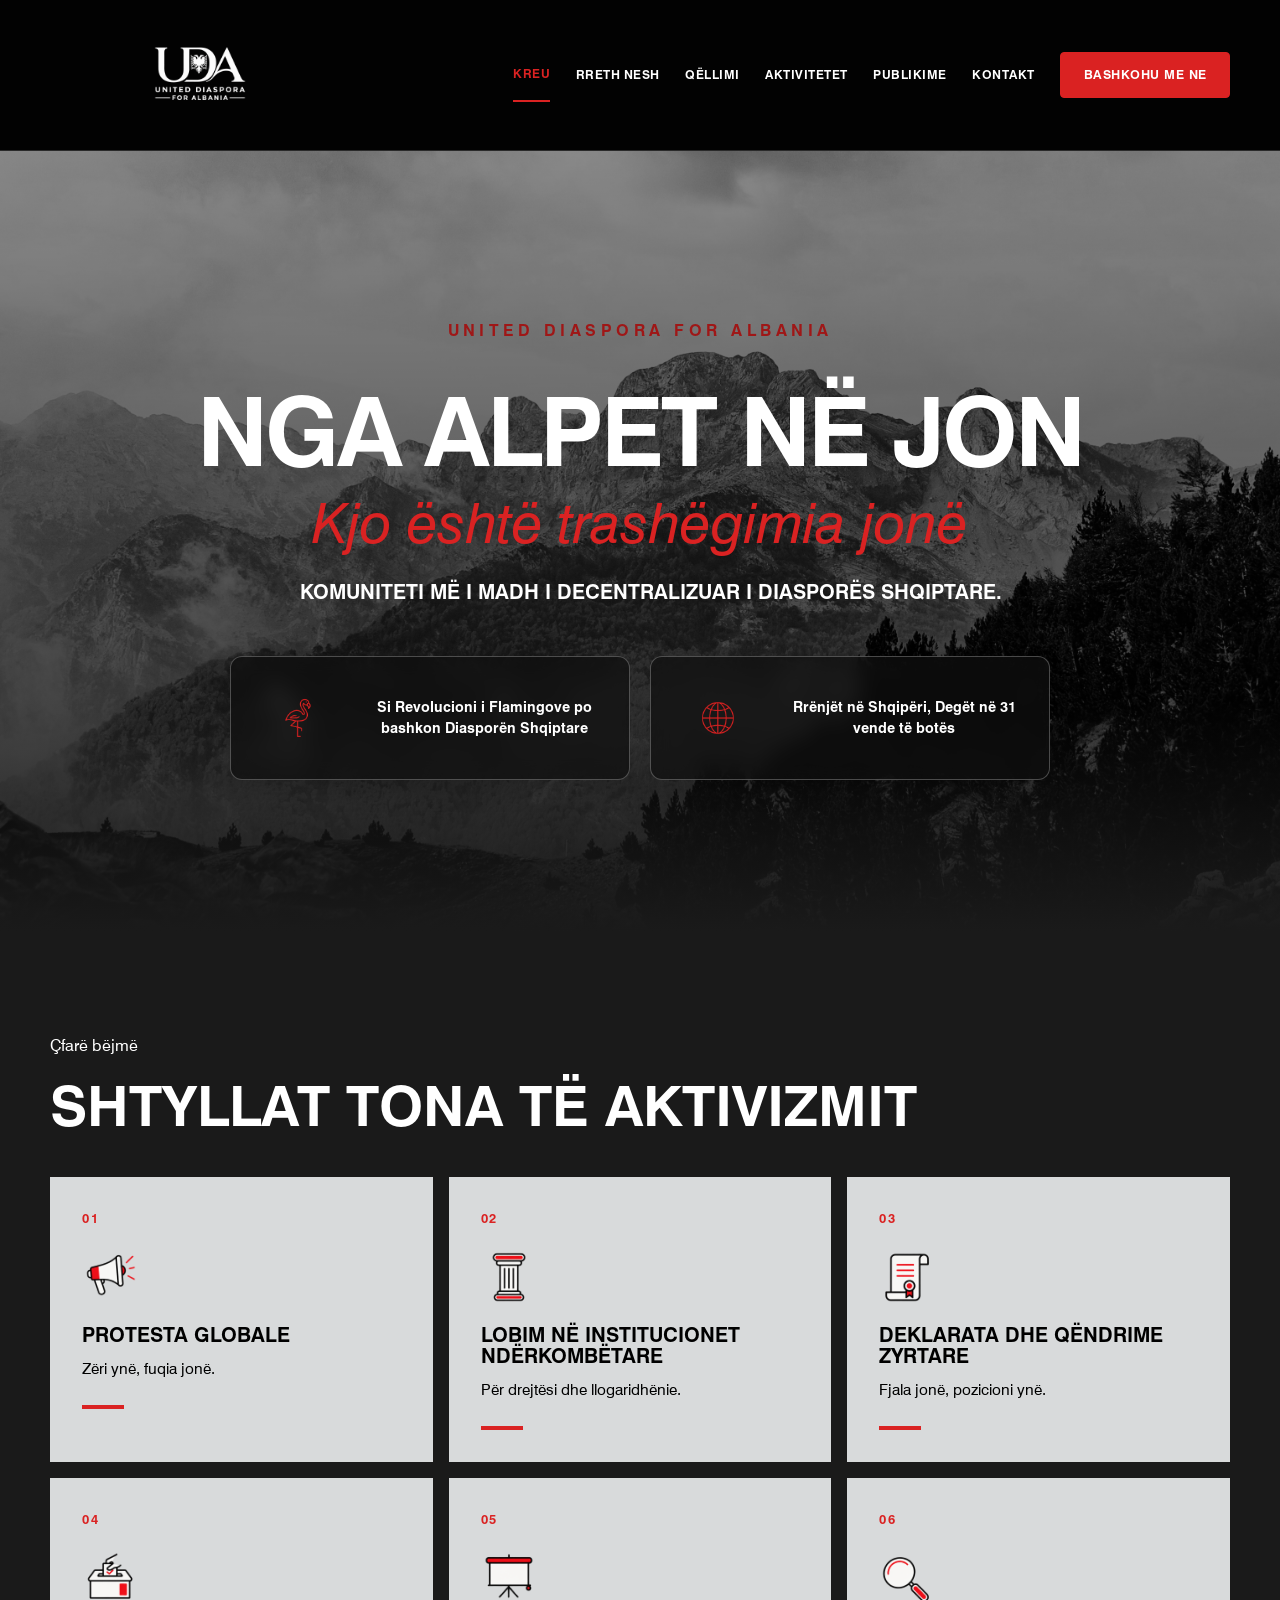
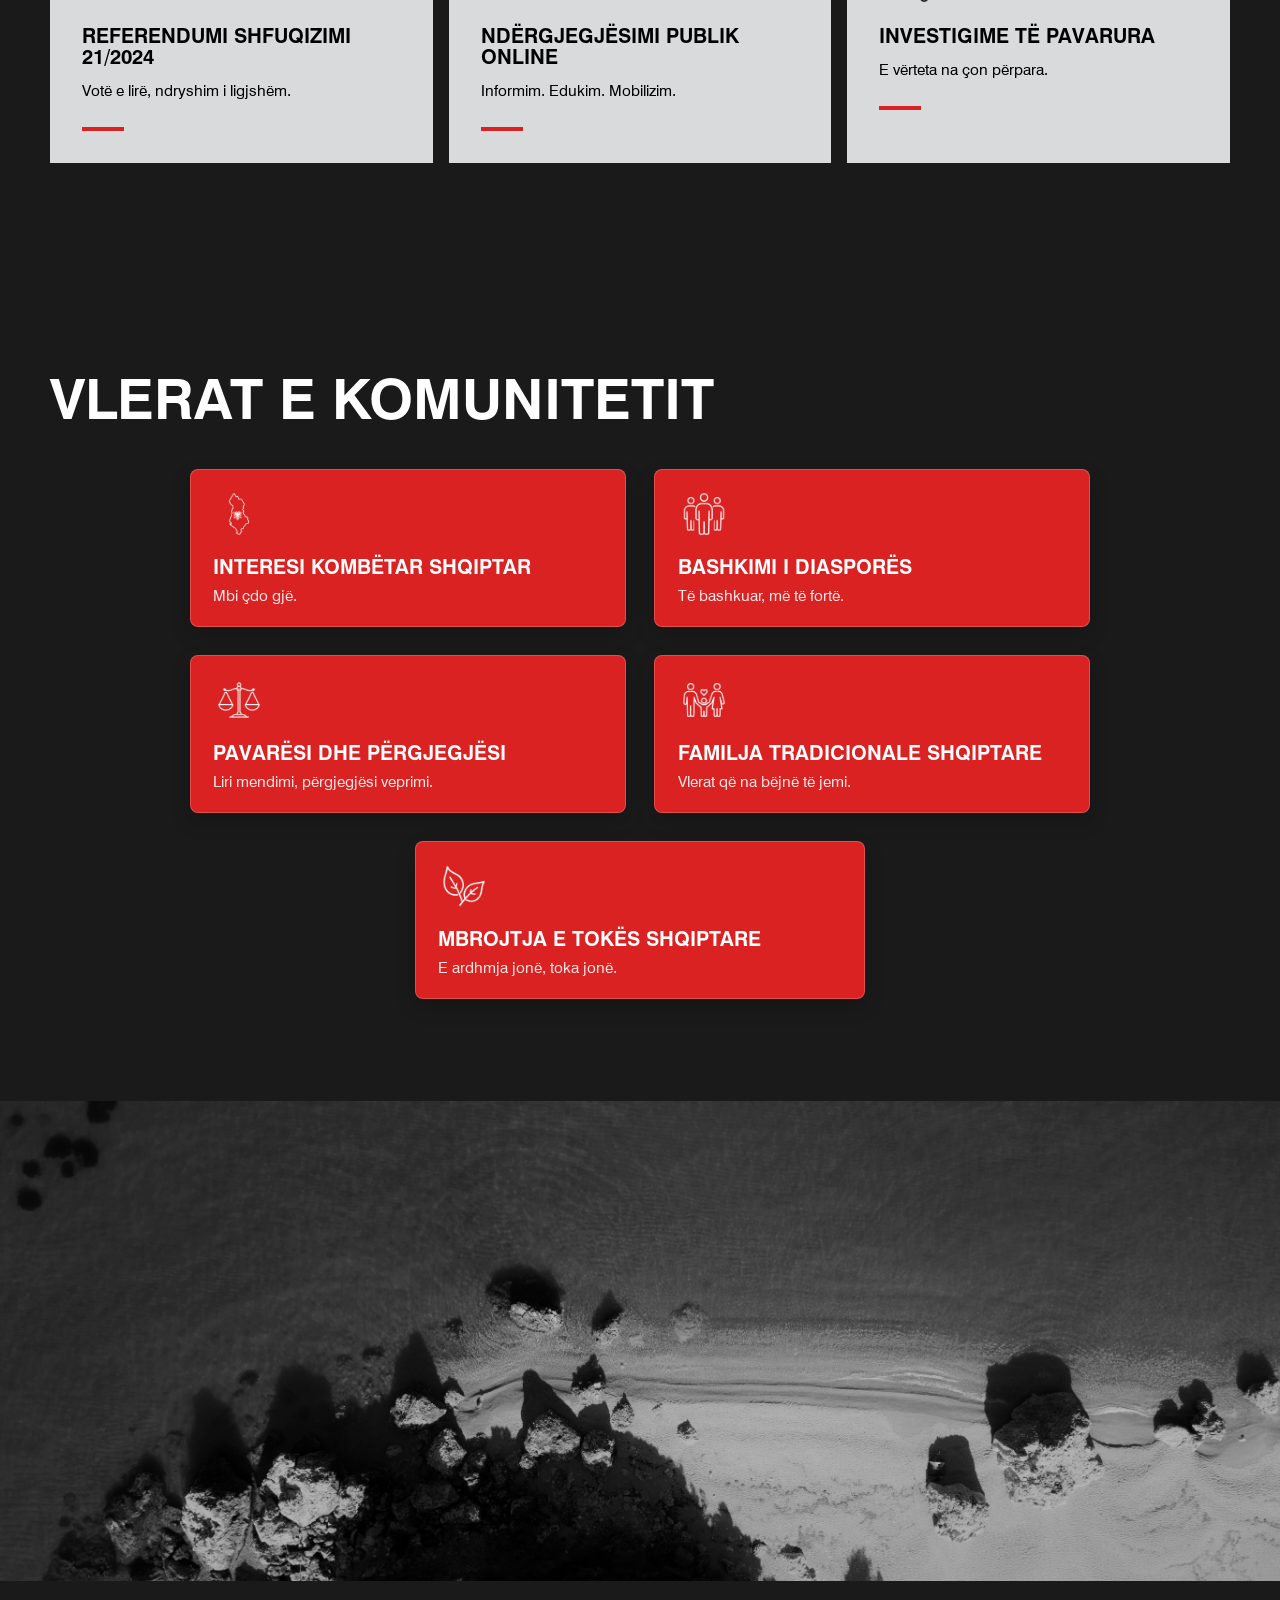
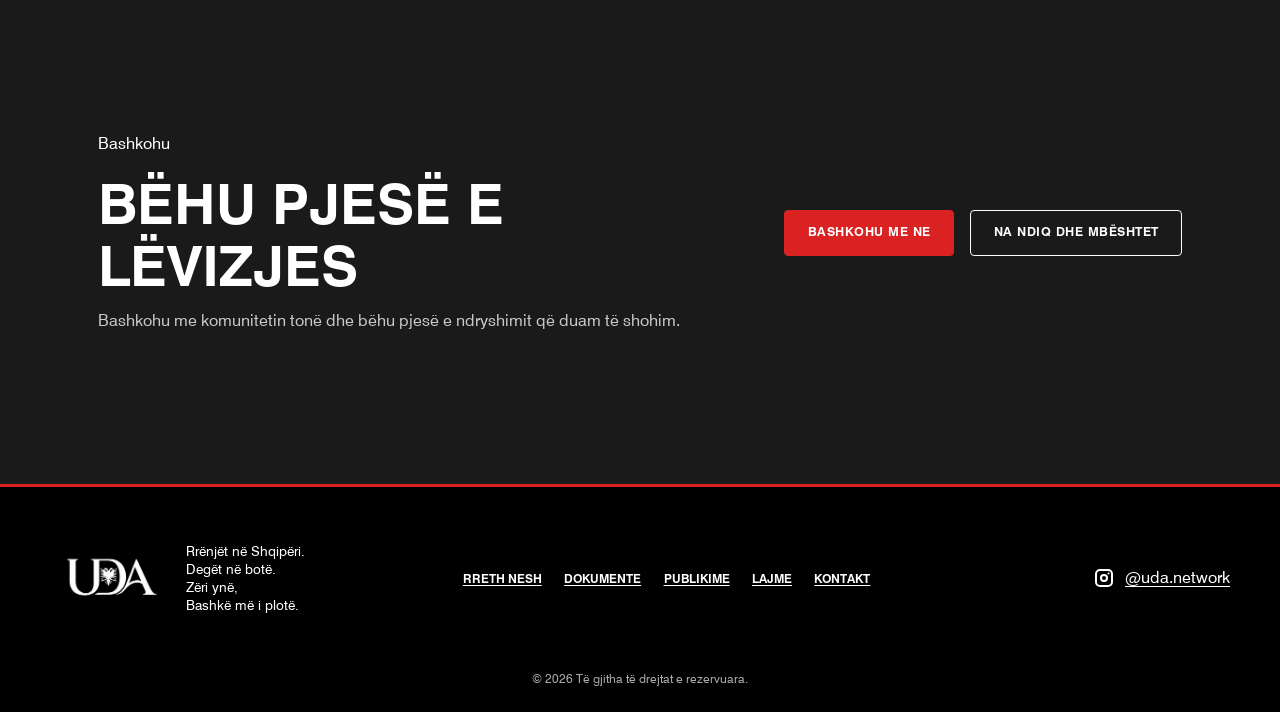
<file: index.html>
<!doctype html>
<html lang="sq">
<head>
  <meta charset="utf-8">
  <meta name="viewport" content="width=device-width, initial-scale=1">
  <meta name="description" content="United Diaspora for Albania — një rrjet i bashkuar dhe i decentralizuar i diasporës shqiptare.">
  <title>United Diaspora for Albania</title>
  <link rel="stylesheet" href="styles.css?v=2">
</head>
<body class="theme-dark">
  <a class="skip-link" href="#main">Kalo te përmbajtja</a>
  <header class="site-header">
    <nav class="site-nav container" aria-label="Navigimi kryesor">
      <a class="brand" href="./" aria-label="UDA — Kreu"><img src="assets/logos/UDA-logo-white-with-subtitle.png" alt="United Diaspora for Albania"></a>
      <button class="menu-toggle" type="button" aria-expanded="false" aria-controls="main-menu"><span>Menu</span></button>
      <div class="main-menu" id="main-menu">
        <a aria-current="page" href="./">Kreu</a>
        <a href="rreth-nesh.html">Rreth nesh</a>
        <a href="qellimi.html">Qëllimi</a>
        <a href="aktivitetet.html">Aktivitetet</a>
        <a href="publikime.html">Publikime</a>

        <a href="kontakt.html">Kontakt</a>
        <a class="button button-primary" href="https://docs.google.com/forms/d/e/1FAIpQLSeHuIo7AfDegeRfr-NozsWInQ7P0r9trXaIQAXtC8R7BJKpFQ/viewform?fbzx=-3826484154428031848">Bashkohu me ne</a>
      </div>
    </nav>
  </header>

  <main id="main">
    <section class="hero" aria-labelledby="hero-title">
      <div class="hero-copy container">

<p class="eyebrow">United Diaspora for Albania</p>
        <h1 id="hero-title">Nga Alpet në Jon</h1>
        <p class="hero-script" style="font-family: 'Swiss 721 Italic' !important; text-transform: none !important; font-variant: normal !important;">Kjo është trashëgimia jonë</p>
        <p class="hero-tagline">Komuniteti më i madh i decentralizuar i diasporës shqiptare.</p>
        <div class="hero-highlights">
         <a class="hero-highlight" href="rreth-nesh.html#historia">
  <img src="assets/icons/uda/flamingo%20%282%29.png" alt="" aria-hidden="true">
  <span>Si Revolucioni i Flamingove po bashkon Diasporën Shqiptare</span>
</a>
         <a class="hero-highlight" href="rreth-nesh.html#harta">
  <img src="assets/icons/uda/globe.png" alt="" aria-hidden="true">
  <span>Rrënjët në Shqipëri, Degët në 31 vende të botës</span>
</a>
        </div>
      </div>
    </section>

    <section class="section" aria-labelledby="pillars-title">
      <div class="container">
        <p class="eyebrow">Çfarë bëjmë</p>
        <h2 id="pillars-title">Shtyllat tona të aktivizmit</h2>
        <div class="pillar-grid">
          <a class="icon-card" href="https://pomodoren.github.io/flamingo-map/">
            <img src="assets/icons/uda/03_megaphone.png" alt=""><h3>Protesta Globale</h3><p>Zëri ynë, fuqia jonë.</p>
          </a>
          <a class="icon-card" href="aktivitetet.html#lobim">
            <img src="assets/icons/uda/05_column.png" alt=""><h3>Lobim në Institucionet Ndërkombëtare</h3><p>Për drejtësi dhe llogaridhënie.</p>
          </a>
          <a class="icon-card" href="publikime.html">
            <img src="assets/icons/uda/04_certificate.png" alt=""><h3>Deklarata dhe Qëndrime Zyrtare</h3><p>Fjala jonë, pozicioni ynë.</p>
          </a>
          <a class="icon-card" href="https://flamingo-revolution-26.github.io/Referendum_21-2024/index.html#deklarata">
            <img src="assets/icons/uda/06_ballot_box.png" alt=""><h3>Referendumi Shfuqizimi 21/2024</h3><p>Votë e lirë, ndryshim i ligjshëm.</p>
          </a>
          <a class="icon-card" href="aktivitetet.html#ndergjegjesim">
            <img src="assets/icons/uda/07_presentation_screen.png" alt=""><h3>Ndërgjegjësimi Publik Online</h3><p>Informim. Edukim. Mobilizim.</p>
          </a>
          <a class="icon-card" href="aktivitetet.html#investigime">
            <img src="assets/icons/uda/08_magnifying_glass.png" alt=""><h3>Investigime të Pavarura</h3><p>E vërteta na çon përpara.</p>
          </a>
        </div>
      </div>
    </section>

    <section class="section values-section" aria-labelledby="values-title">
      <div class="container">
        <p class="eyebrow">Vlerat e komunitetit</p>
        <h2 class="visually-hidden" id="values-title">Vlerat e komunitetit</h2>
        <div class="value-grid">
         <article class="value-card">
  <img src="assets/icons/uda/01_interesi_kombetar_shqiptar.png" alt="">
  <h3>Interesi Kombëtar Shqiptar</h3>
  <p>Mbi çdo gjë.</p>
</article>

<article class="value-card">
  <img src="assets/icons/uda/02_bashkimi_i_diaspores.png" alt="">
  <h3>Bashkimi i Diasporës</h3>
  <p>Të bashkuar, më të fortë.</p>
</article>

<article class="value-card">
  <img src="assets/icons/uda/03_pavaresi_dhe_pergjegjesi.png" alt="">
  <h3>Pavarësi dhe Përgjegjësi</h3>
  <p>Liri mendimi, përgjegjësi veprimi.</p>
</article>

<article class="value-card">
  <img src="assets/icons/uda/04_familja_tradicionale_shqiptare.png" alt="">
  <h3>Familja Tradicionale Shqiptare</h3>
  <p>Vlerat që na bëjnë të jemi.</p>
</article>

<article class="value-card">
  <img src="assets/icons/uda/05_mbrojtja_e_tokes_shqiptare.png" alt="">
  <h3>Mbrojtja e Tokës Shqiptare</h3>
  <p>E ardhmja jonë, toka jonë.</p>
</article>
        </div>
      </div>
    </section>

    <section class="section sea-band" aria-label="Nga Alpet në detin Jon"></section>

    <section class="section" aria-labelledby="join-title">
      <div class="container cta-panel">
        <div><p class="eyebrow">Bashkohu</p><h2 id="join-title">Bëhu pjesë e lëvizjes</h2><p>Bashkohu me komunitetin tonë dhe bëhu pjesë e ndryshimit që duam të shohim.</p></div>
        <div class="button-group"><a class="button button-primary" href="https://docs.google.com/forms/d/e/1FAIpQLSeHuIo7AfDegeRfr-NozsWInQ7P0r9trXaIQAXtC8R7BJKpFQ/viewform?fbzx=-3826484154428031848">Bashkohu me ne</a><a class="button button-secondary" href="https://www.instagram.com/uda.network/">Na ndiq dhe mbështet</a></div>
      </div>
    </section>
  </main>

  <footer class="site-footer">
    <div class="container footer-grid">
      <div class="footer-brand"><img src="assets/logos/uda-logo-white.png" alt="United Diaspora for Albania"><p>Rrënjët në Shqipëri.<br>Degët në botë.<br>Zëri ynë,<br>Bashkë më i plotë.</p></div>
      <nav aria-label="Navigimi në fund"><a href="rreth-nesh.html">Rreth nesh</a><a href="publikime.html">Dokumente</a><a href="publikime.html">Publikime</a><a href="aktivitetet.html">Lajme</a><a href="kontakt.html">Kontakt</a></nav>
      <a class="instagram-link" href="https://www.instagram.com/uda.network/"><img src="assets/icons/brand-instagram.svg" alt="">@uda.network</a>
      <p class="copyright">© 2026 Të gjitha të drejtat e rezervuara.</p>
    </div>
  </footer>
  <script src="script.js"></script>
</body>
</html>
</file>
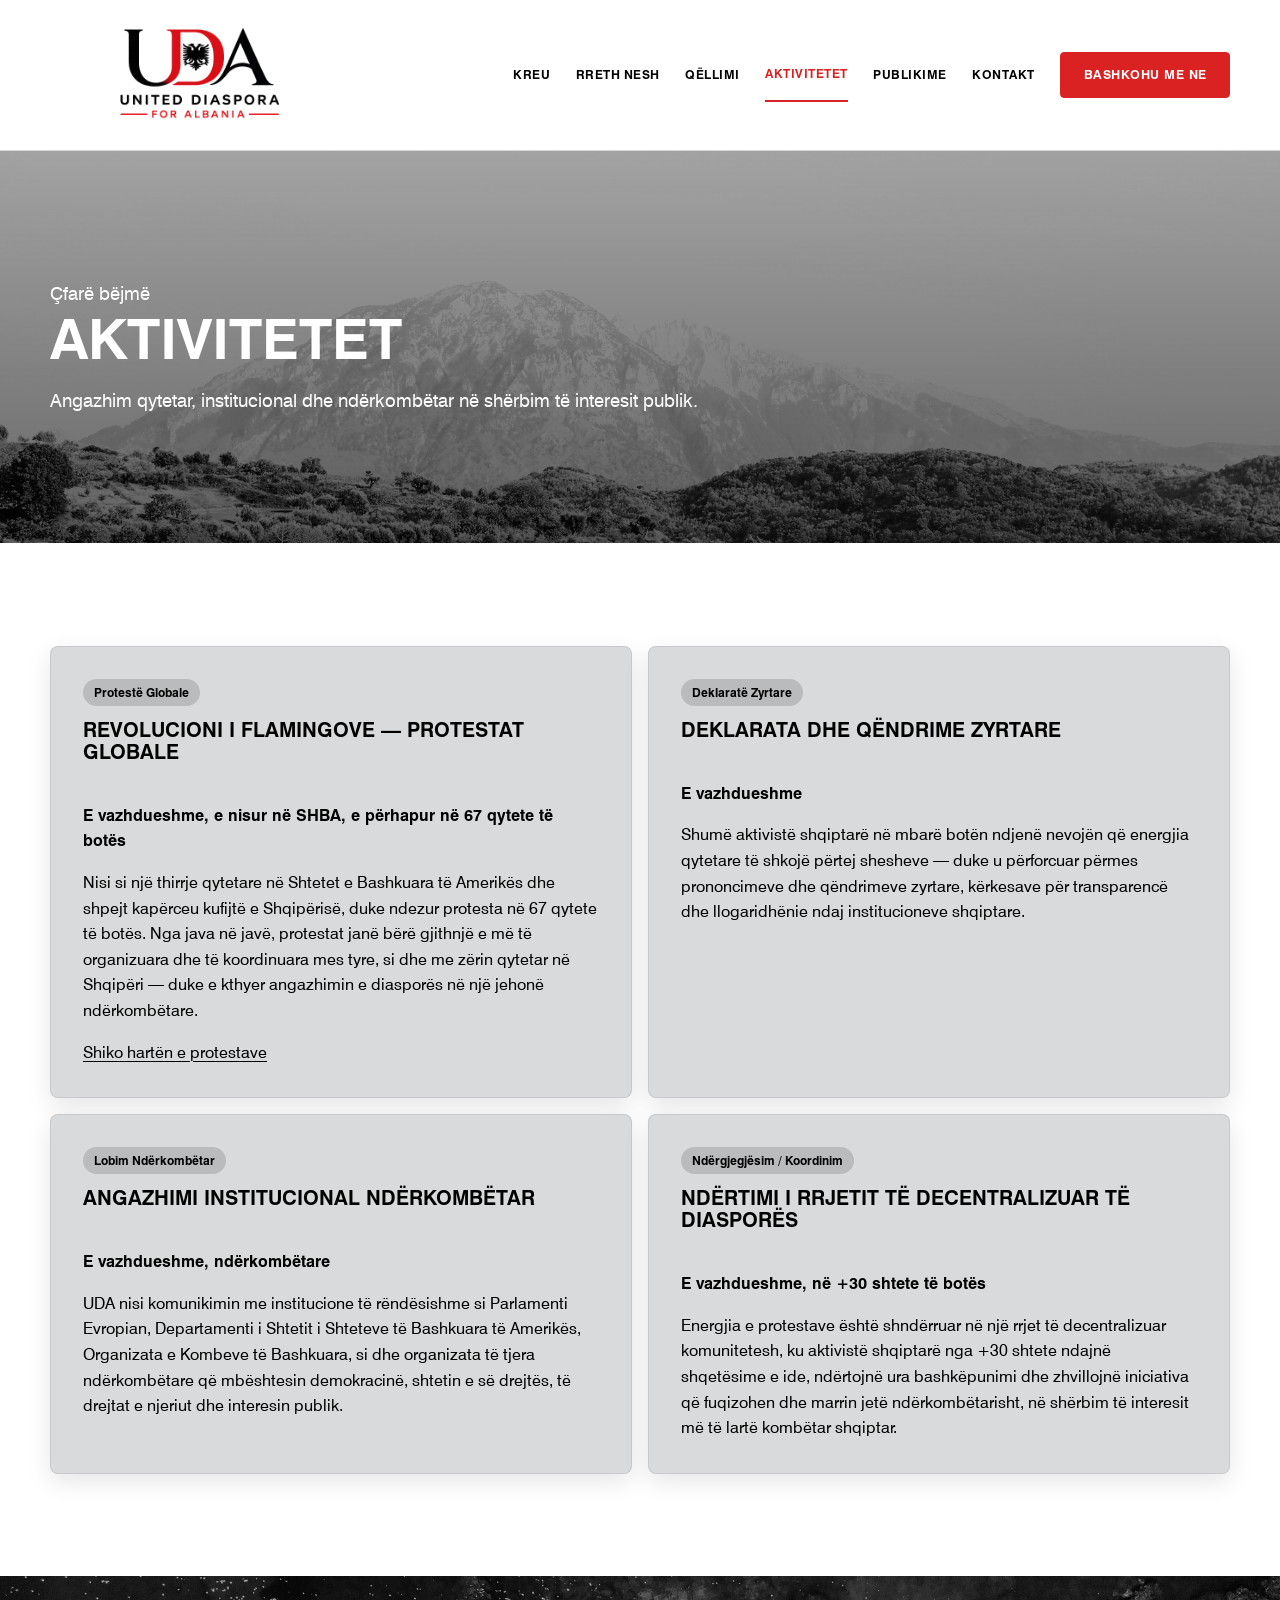
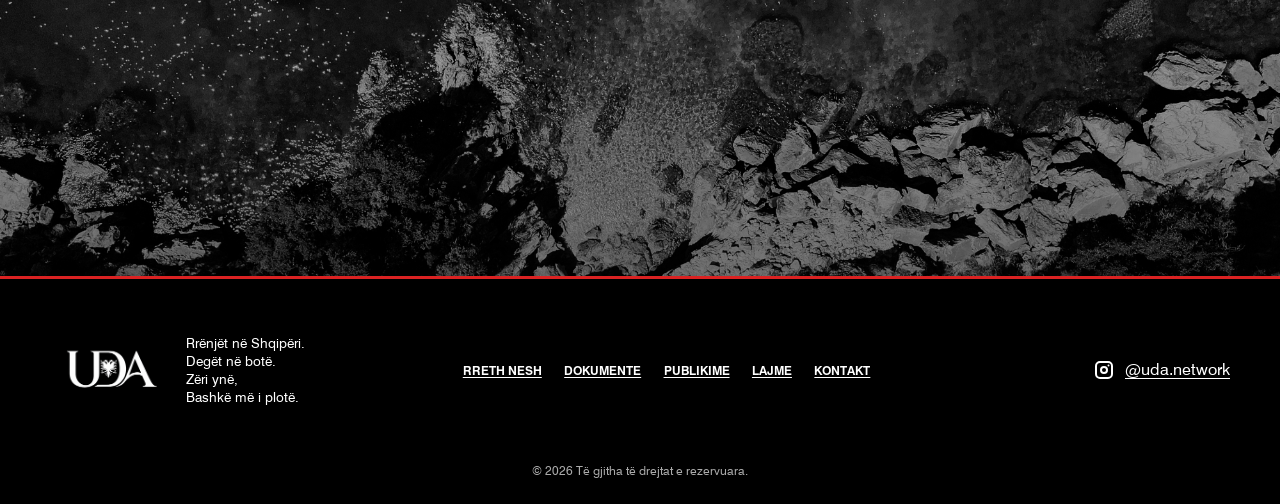
<file: aktivitetet.html>
<!doctype html><html lang="sq"><head><meta charset="utf-8"><meta name="viewport" content="width=device-width, initial-scale=1"><meta name="description" content="Aktivitetet e United Diaspora for Albania."><title>Aktivitetet — UDA</title><link rel="stylesheet" href="styles.css"></head><body class="theme-light"><a class="skip-link" href="#main">Kalo te përmbajtja</a>
<header class="site-header"><nav class="site-nav container" aria-label="Navigimi kryesor"><a class="brand" href="./" aria-label="UDA — Kreu"><img src="assets/logos/uda-logo-color-subtitle.png" alt="United Diaspora for Albania"></a><button class="menu-toggle" type="button" aria-expanded="false" aria-controls="main-menu">Menu</button><div class="main-menu" id="main-menu"><a href="./">Kreu</a><a href="rreth-nesh.html">Rreth nesh</a><a href="qellimi.html">Qëllimi</a><a aria-current="page" href="aktivitetet.html">Aktivitetet</a><a href="publikime.html">Publikime</a><a href="kontakt.html">Kontakt</a><a class="button button-primary" href="https://docs.google.com/forms/d/e/1FAIpQLSeHuIo7AfDegeRfr-NozsWInQ7P0r9trXaIQAXtC8R7BJKpFQ/viewform?fbzx=-3826484154428031848">Bashkohu me ne</a></div></nav></header>
<main id="main"><header class="page-hero page-hero-activities"><div class="container"><p class="eyebrow">Çfarë bëjmë</p><h1>Aktivitetet</h1><p>Angazhim qytetar, institucional dhe ndërkombëtar në shërbim të interesit publik.</p></div></header>
<section class="section"><div class="container content-grid"><article class="content-card"><span class="status">Protestë Globale</span><h2>Revolucioni i Flamingove — Protestat Globale</h2><p><strong>E vazhdueshme, e nisur në SHBA, e përhapur në 67 qytete të botës</strong></p><p>Nisi si një thirrje qytetare në Shtetet e Bashkuara të Amerikës dhe shpejt kapërceu kufijtë e Shqipërisë, duke ndezur protesta në 67 qytete të botës. Nga java në javë, protestat janë bërë gjithnjë e më të organizuara dhe të koordinuara mes tyre, si dhe me zërin qytetar në Shqipëri — duke e kthyer angazhimin e diasporës në një jehonë ndërkombëtare.</p><a href="https://pomodoren.github.io/flamingo-map/">Shiko hartën e protestave</a></article>
<article class="content-card"><span class="status">Deklaratë Zyrtare</span><h2>Deklarata dhe Qëndrime Zyrtare</h2><p><strong>E vazhdueshme</strong></p><p>Shumë aktivistë shqiptarë në mbarë botën ndjenë nevojën që energjia qytetare të shkojë përtej shesheve — duke u përforcuar përmes prononcimeve dhe qëndrimeve zyrtare, kërkesave për transparencë dhe llogaridhënie ndaj institucioneve shqiptare.</p></article>
<article class="content-card" id="lobim"><span class="status">Lobim Ndërkombëtar</span><h2>Angazhimi Institucional Ndërkombëtar</h2><p><strong>E vazhdueshme, ndërkombëtare</strong></p><p>UDA nisi komunikimin me institucione të rëndësishme si Parlamenti Evropian, Departamenti i Shtetit i Shteteve të Bashkuara të Amerikës, Organizata e Kombeve të Bashkuara, si dhe organizata të tjera ndërkombëtare që mbështesin demokracinë, shtetin e së drejtës, të drejtat e njeriut dhe interesin publik.</p></article>
<article class="content-card" id="ndergjegjesim"><span class="status">Ndërgjegjësim / Koordinim</span><h2>Ndërtimi i Rrjetit të Decentralizuar të Diasporës</h2><p><strong>E vazhdueshme, në +30 shtete të botës</strong></p><p>Energjia e protestave është shndërruar në një rrjet të decentralizuar komunitetesh, ku aktivistë shqiptarë nga +30 shtete ndajnë shqetësime e ide, ndërtojnë ura bashkëpunimi dhe zhvillojnë iniciativa që fuqizohen dhe marrin jetë ndërkombëtarisht, në shërbim të interesit më të lartë kombëtar shqiptar.</p></article></div></section><section class="page-footer-image page-footer-activities" aria-label="Deti Jon"></section></main><footer class="site-footer"><div class="container footer-grid"><div class="footer-brand"><img src="assets/logos/uda-logo-white.png" alt="United Diaspora for Albania"><p>Rrënjët në Shqipëri.<br>Degët në botë.<br>Zëri ynë,<br>Bashkë më i plotë.</p></div><nav aria-label="Navigimi në fund"><a href="rreth-nesh.html">Rreth nesh</a><a href="publikime.html">Dokumente</a><a href="publikime.html">Publikime</a><a href="aktivitetet.html">Lajme</a><a href="kontakt.html">Kontakt</a></nav><a class="instagram-link" href="https://www.instagram.com/uda.network/"><img src="assets/icons/brand-instagram.svg" alt="">@uda.network</a><p class="copyright">© 2026 Të gjitha të drejtat e rezervuara.</p></div></footer><script src="script.js"></script></body></html>
</file>
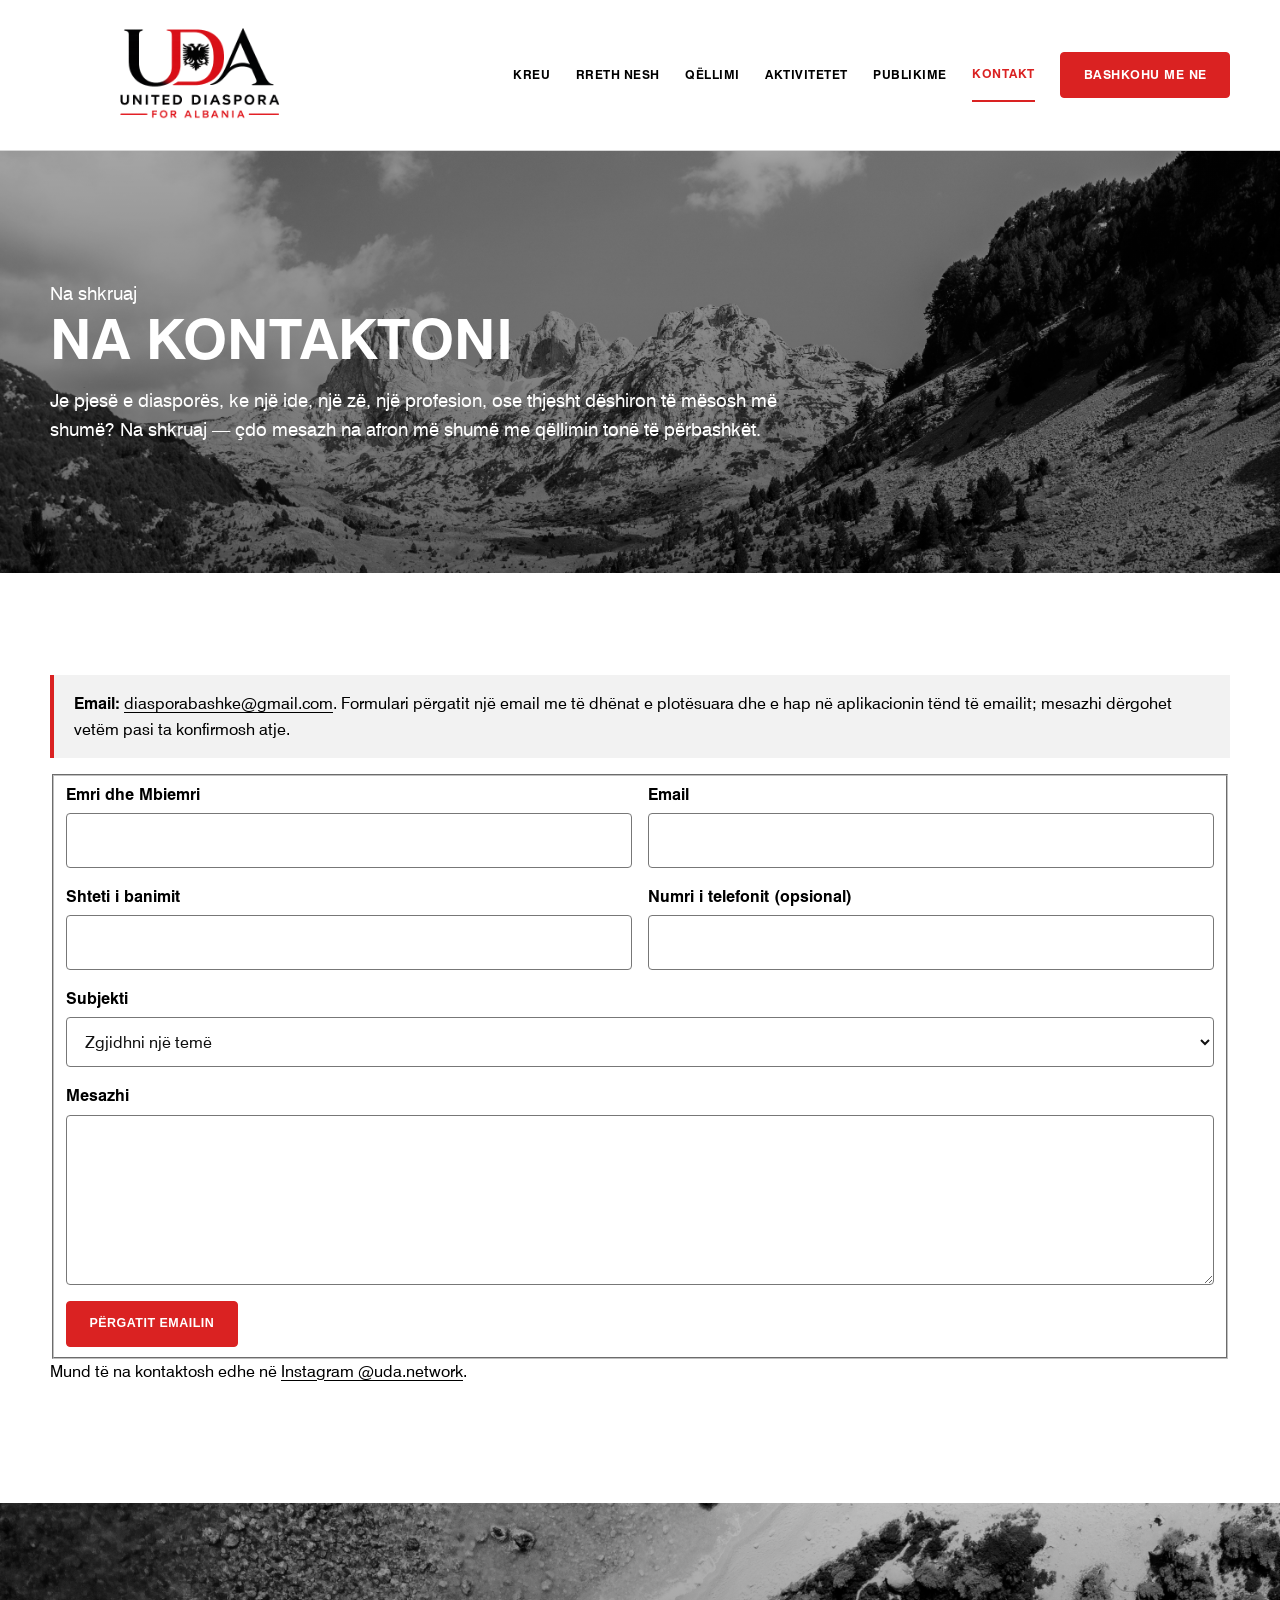
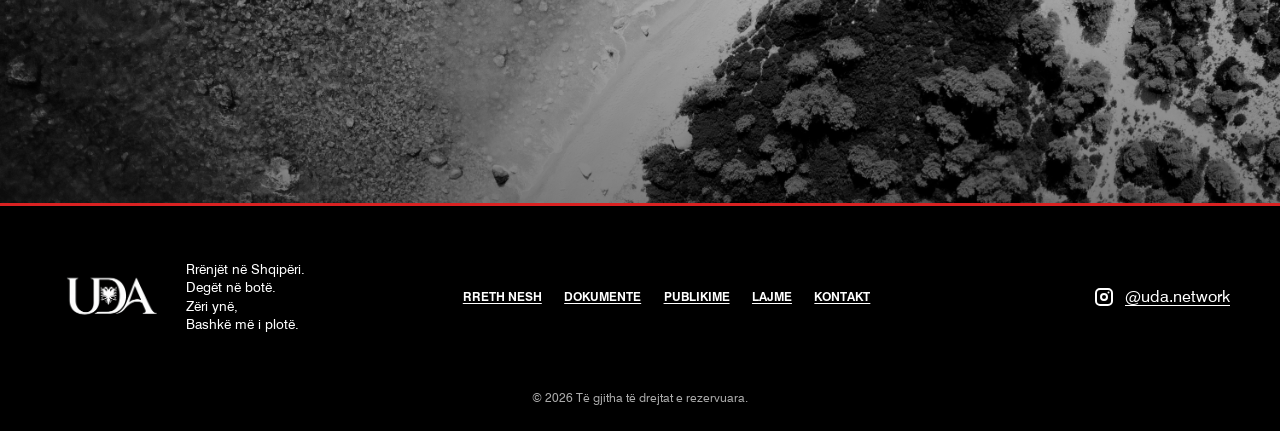
<file: kontakt.html>
<!doctype html><html lang="sq"><head><meta charset="utf-8"><meta name="viewport" content="width=device-width, initial-scale=1"><meta name="description" content="Kontaktoni United Diaspora for Albania."><title>Kontakt — UDA</title><link rel="stylesheet" href="styles.css"></head><body class="theme-light"><a class="skip-link" href="#main">Kalo te përmbajtja</a>
<header class="site-header"><nav class="site-nav container" aria-label="Navigimi kryesor"><a class="brand" href="./" aria-label="UDA — Kreu"><img src="assets/logos/uda-logo-color-subtitle.png" alt="United Diaspora for Albania"></a><button class="menu-toggle" type="button" aria-expanded="false" aria-controls="main-menu">Menu</button><div class="main-menu" id="main-menu"><a href="./">Kreu</a><a href="rreth-nesh.html">Rreth nesh</a><a href="qellimi.html">Qëllimi</a><a href="aktivitetet.html">Aktivitetet</a><a href="publikime.html">Publikime</a><a aria-current="page" href="kontakt.html">Kontakt</a><a class="button button-primary" href="https://docs.google.com/forms/d/e/1FAIpQLSeHuIo7AfDegeRfr-NozsWInQ7P0r9trXaIQAXtC8R7BJKpFQ/viewform?fbzx=-3826484154428031848">Bashkohu me ne</a></div></nav></header>
<main id="main"><header class="page-hero page-hero-contact"><div class="container"><p class="eyebrow">Na shkruaj</p><h1>Na kontaktoni</h1><p>Je pjesë e diasporës, ke një ide, një zë, një profesion, ose thjesht dëshiron të mësosh më shumë? Na shkruaj — çdo mesazh na afron më shumë me qëllimin tonë të përbashkët.</p></div></header><section class="section"><div class="container"><p class="notice"><strong>Email:</strong> <a href="mailto:diasporabashke@gmail.com">diasporabashke@gmail.com</a>. Formulari përgatit një email me të dhënat e plotësuara dhe e hap në aplikacionin tënd të emailit; mesazhi dërgohet vetëm pasi ta konfirmosh atje.</p><form id="contact-form" aria-describedby="form-status"><fieldset><legend class="visually-hidden">Formulari i kontaktit</legend><div class="form-grid"><div class="form-field"><label for="name">Emri dhe Mbiemri</label><input id="name" name="name" autocomplete="name" required></div><div class="form-field"><label for="email">Email</label><input id="email" name="email" type="email" autocomplete="email" required></div><div class="form-field"><label for="country">Shteti i banimit</label><input id="country" name="country" autocomplete="country-name" required></div><div class="form-field"><label for="phone">Numri i telefonit <span>(opsional)</span></label><input id="phone" name="phone" type="tel" autocomplete="tel"></div><div class="form-field form-field-full"><label for="subject">Subjekti</label><select id="subject" name="subject" required><option value="">Zgjidhni një temë</option><option>Dua të bashkohem/vullnetarizohem</option><option>Media &amp; Shtyp</option><option>Bashkëpunim Institucional/Organizativ</option><option>Pyetje e Përgjithshme</option></select></div><div class="form-field form-field-full"><label for="message">Mesazhi</label><textarea id="message" name="message" required></textarea></div><div class="form-field-full"><button class="button button-primary" type="submit">Përgatit emailin</button></div></div></fieldset></form><p id="form-status">Mund të na kontaktosh edhe në <a href="https://www.instagram.com/uda.network/">Instagram @uda.network</a>.</p></div></section><section class="page-footer-image page-footer-contact" aria-label="Deti Jon"></section></main>
<footer class="site-footer"><div class="container footer-grid"><div class="footer-brand"><img src="assets/logos/uda-logo-white.png" alt="United Diaspora for Albania"><p>Rrënjët në Shqipëri.<br>Degët në botë.<br>Zëri ynë,<br>Bashkë më i plotë.</p></div><nav aria-label="Navigimi në fund"><a href="rreth-nesh.html">Rreth nesh</a><a href="publikime.html">Dokumente</a><a href="publikime.html">Publikime</a><a href="aktivitetet.html">Lajme</a><a href="kontakt.html">Kontakt</a></nav><a class="instagram-link" href="https://www.instagram.com/uda.network/"><img src="assets/icons/brand-instagram.svg" alt="">@uda.network</a><p class="copyright">© 2026 Të gjitha të drejtat e rezervuara.</p></div></footer><script src="script.js"></script></body></html>
</file>
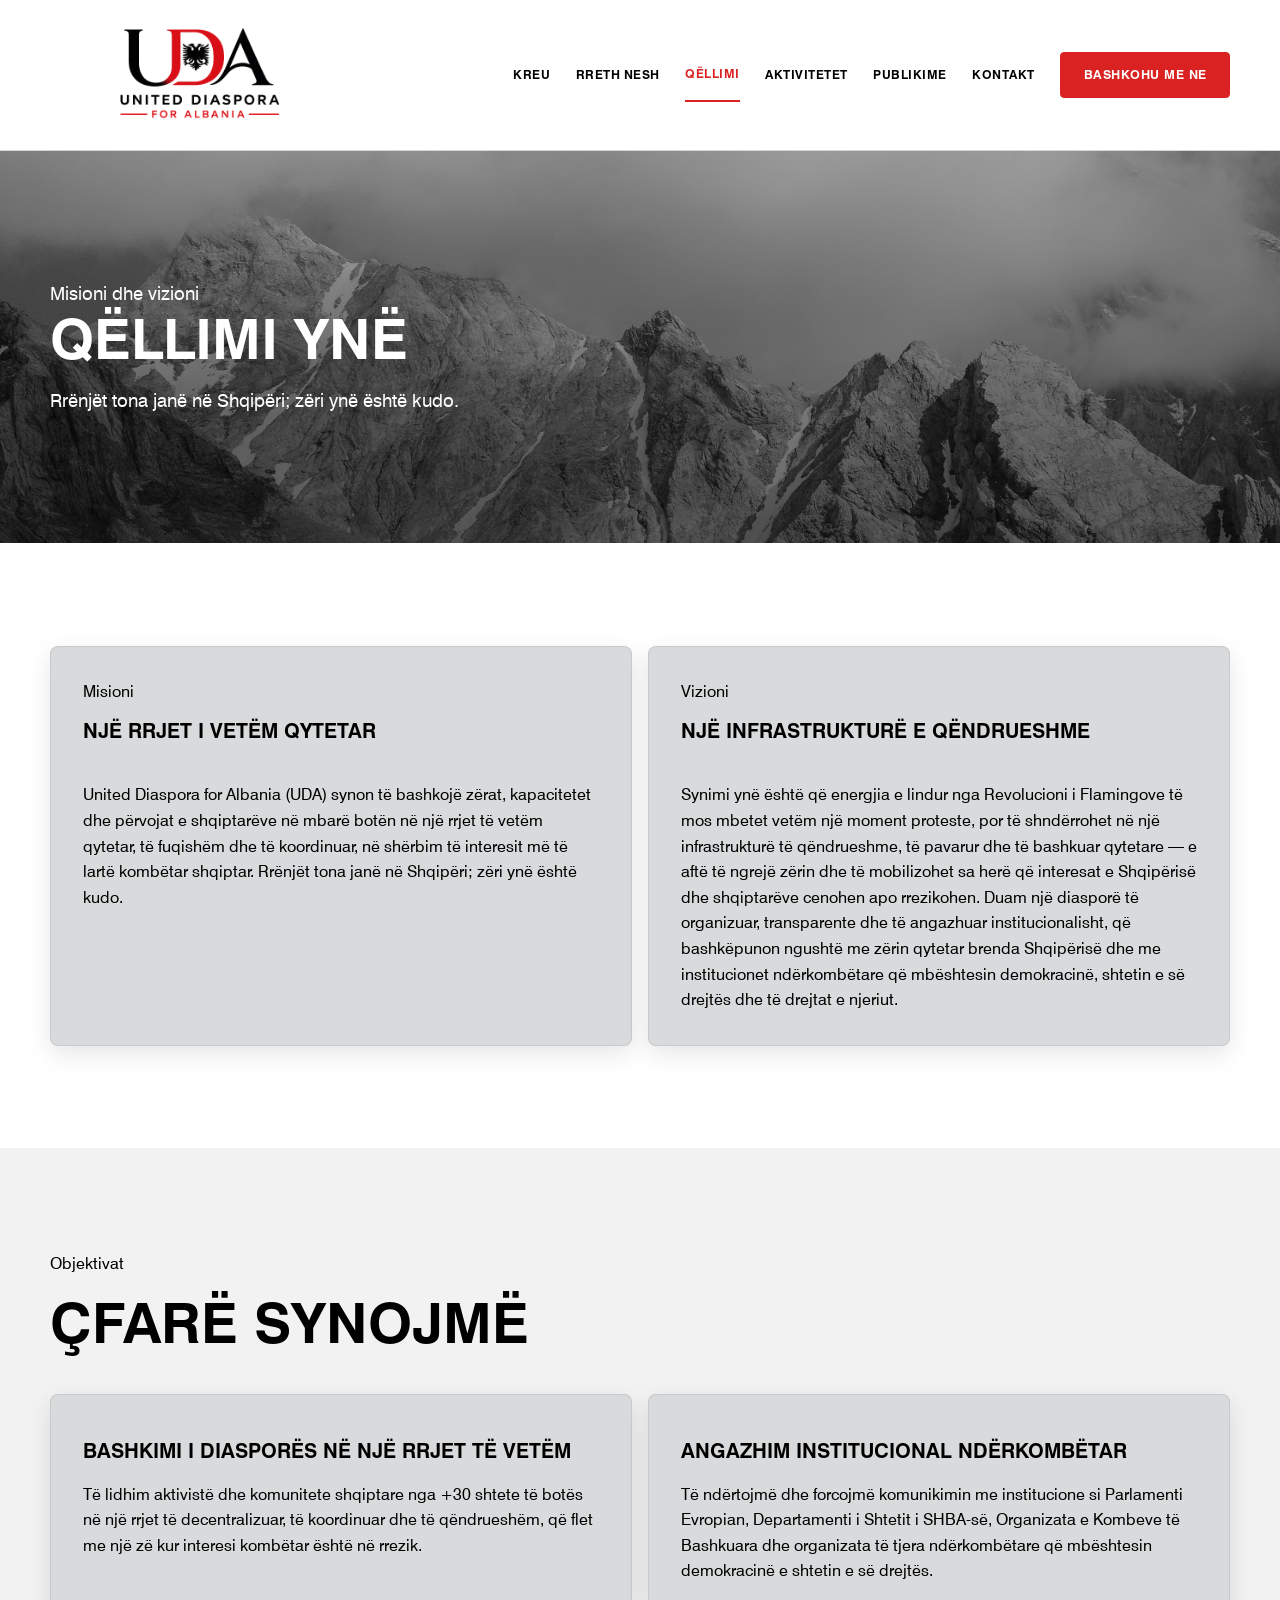
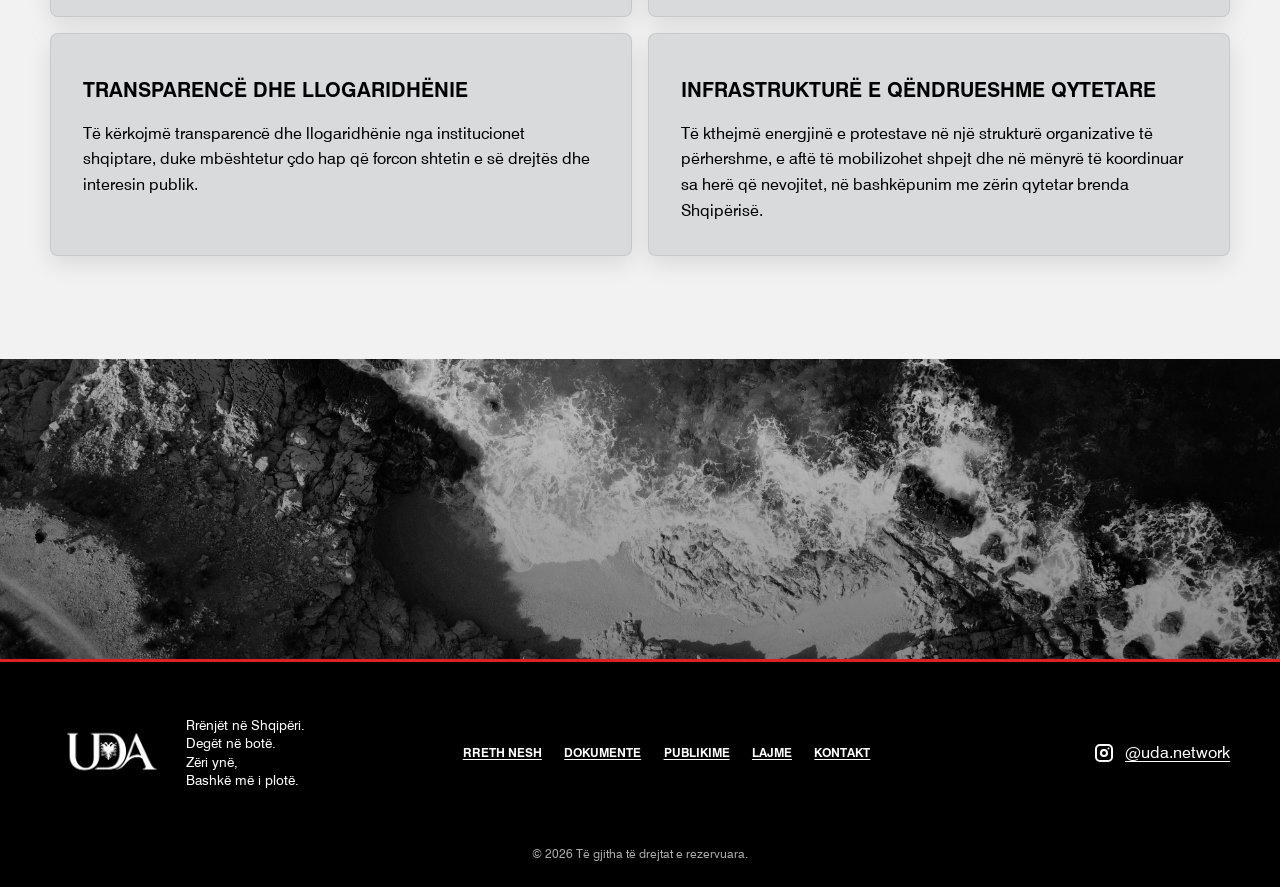
<file: qellimi.html>
<!doctype html><html lang="sq"><head><meta charset="utf-8"><meta name="viewport" content="width=device-width, initial-scale=1"><meta name="description" content="Misioni, vizioni dhe objektivat e UDA."><title>Qëllimi ynë — UDA</title><link rel="stylesheet" href="styles.css"></head><body class="theme-light"><a class="skip-link" href="#main">Kalo te përmbajtja</a>
<header class="site-header"><nav class="site-nav container" aria-label="Navigimi kryesor"><a class="brand" href="./" aria-label="UDA — Kreu"><img src="assets/logos/uda-logo-color-subtitle.png" alt="United Diaspora for Albania"></a><button class="menu-toggle" type="button" aria-expanded="false" aria-controls="main-menu">Menu</button><div class="main-menu" id="main-menu"><a href="./">Kreu</a><a href="rreth-nesh.html">Rreth nesh</a><a aria-current="page" href="qellimi.html">Qëllimi</a><a href="aktivitetet.html">Aktivitetet</a><a href="publikime.html">Publikime</a><a href="kontakt.html">Kontakt</a><a class="button button-primary" href="https://docs.google.com/forms/d/e/1FAIpQLSeHuIo7AfDegeRfr-NozsWInQ7P0r9trXaIQAXtC8R7BJKpFQ/viewform?fbzx=-3826484154428031848">Bashkohu me ne</a></div></nav></header>
<main id="main"><header class="page-hero page-hero-purpose"><div class="container"><p class="eyebrow">Misioni dhe vizioni</p><h1>Qëllimi ynë</h1><p>Rrënjët tona janë në Shqipëri; zëri ynë është kudo.</p></div></header>
<section class="section"><div class="container content-grid"><article class="content-card"><p class="eyebrow">Misioni</p><h2>Një rrjet i vetëm qytetar</h2><p>United Diaspora for Albania (UDA) synon të bashkojë zërat, kapacitetet dhe përvojat e shqiptarëve në mbarë botën në një rrjet të vetëm qytetar, të fuqishëm dhe të koordinuar, në shërbim të interesit më të lartë kombëtar shqiptar. Rrënjët tona janë në Shqipëri; zëri ynë është kudo.</p></article><article class="content-card"><p class="eyebrow">Vizioni</p><h2>Një infrastrukturë e qëndrueshme</h2><p>Synimi ynë është që energjia e lindur nga Revolucioni i Flamingove të mos mbetet vetëm një moment proteste, por të shndërrohet në një infrastrukturë të qëndrueshme, të pavarur dhe të bashkuar qytetare — e aftë të ngrejë zërin dhe të mobilizohet sa herë që interesat e Shqipërisë dhe shqiptarëve cenohen apo rrezikohen. Duam një diasporë të organizuar, transparente dhe të angazhuar institucionalisht, që bashkëpunon ngushtë me zërin qytetar brenda Shqipërisë dhe me institucionet ndërkombëtare që mbështesin demokracinë, shtetin e së drejtës dhe të drejtat e njeriut.</p></article></div></section>
<section class="section section-alt"><div class="container"><p class="eyebrow">Objektivat</p><h2>Çfarë synojmë</h2><div class="content-grid"><article class="content-card"><h3>Bashkimi i Diasporës në një Rrjet të Vetëm</h3><p>Të lidhim aktivistë dhe komunitete shqiptare nga +30 shtete të botës në një rrjet të decentralizuar, të koordinuar dhe të qëndrueshëm, që flet me një zë kur interesi kombëtar është në rrezik.</p></article><article class="content-card"><h3>Angazhim Institucional Ndërkombëtar</h3><p>Të ndërtojmë dhe forcojmë komunikimin me institucione si Parlamenti Evropian, Departamenti i Shtetit i SHBA-së, Organizata e Kombeve të Bashkuara dhe organizata të tjera ndërkombëtare që mbështesin demokracinë e shtetin e së drejtës.</p></article><article class="content-card"><h3>Transparencë dhe Llogaridhënie</h3><p>Të kërkojmë transparencë dhe llogaridhënie nga institucionet shqiptare, duke mbështetur çdo hap që forcon shtetin e së drejtës dhe interesin publik.</p></article><article class="content-card"><h3>Infrastrukturë e Qëndrueshme Qytetare</h3><p>Të kthejmë energjinë e protestave në një strukturë organizative të përhershme, e aftë të mobilizohet shpejt dhe në mënyrë të koordinuar sa herë që nevojitet, në bashkëpunim me zërin qytetar brenda Shqipërisë.</p></article></div></div></section><section class="page-footer-image page-footer-purpose" aria-label="Deti Jon"></section></main><footer class="site-footer"><div class="container footer-grid"><div class="footer-brand"><img src="assets/logos/uda-logo-white.png" alt="United Diaspora for Albania"><p>Rrënjët në Shqipëri.<br>Degët në botë.<br>Zëri ynë,<br>Bashkë më i plotë.</p></div><nav aria-label="Navigimi në fund"><a href="rreth-nesh.html">Rreth nesh</a><a href="publikime.html">Dokumente</a><a href="publikime.html">Publikime</a><a href="aktivitetet.html">Lajme</a><a href="kontakt.html">Kontakt</a></nav><a class="instagram-link" href="https://www.instagram.com/uda.network/"><img src="assets/icons/brand-instagram.svg" alt="">@uda.network</a><p class="copyright">© 2026 Të gjitha të drejtat e rezervuara.</p></div></footer><script src="script.js"></script></body></html>
</file>
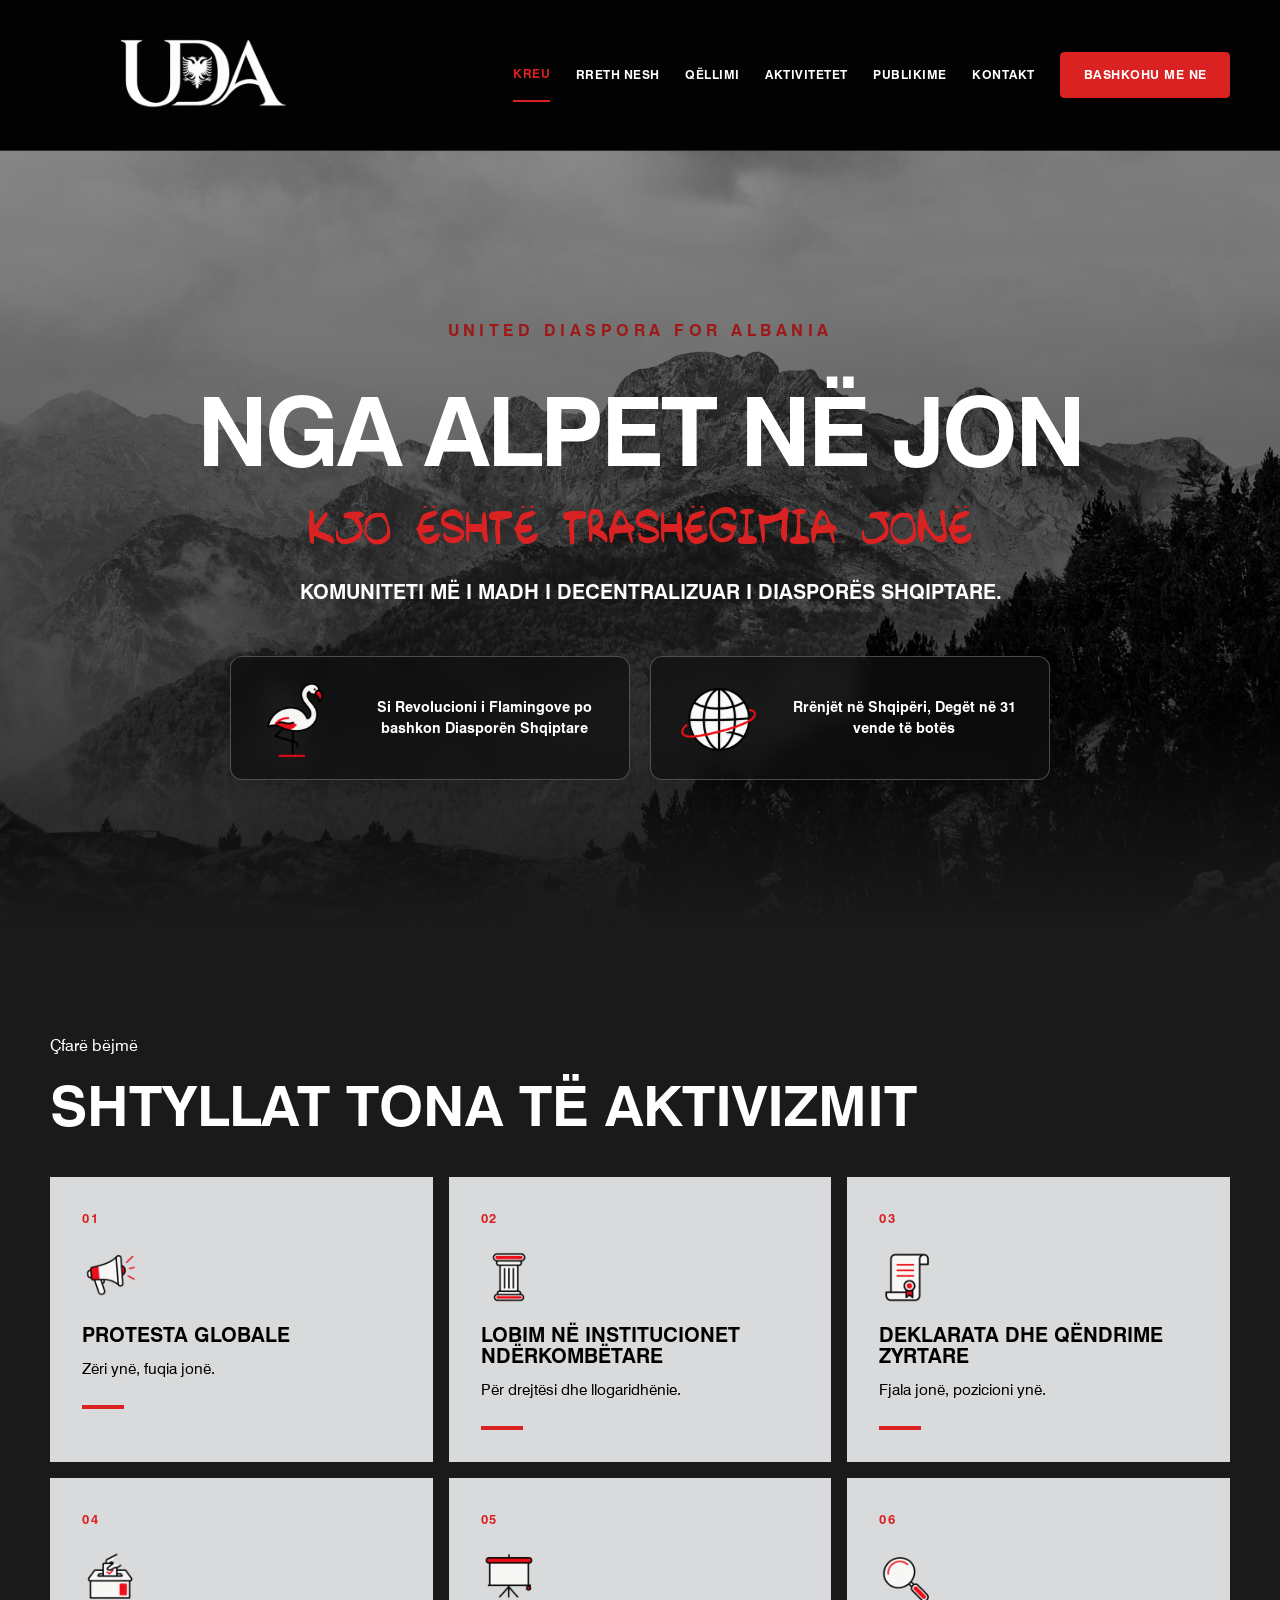
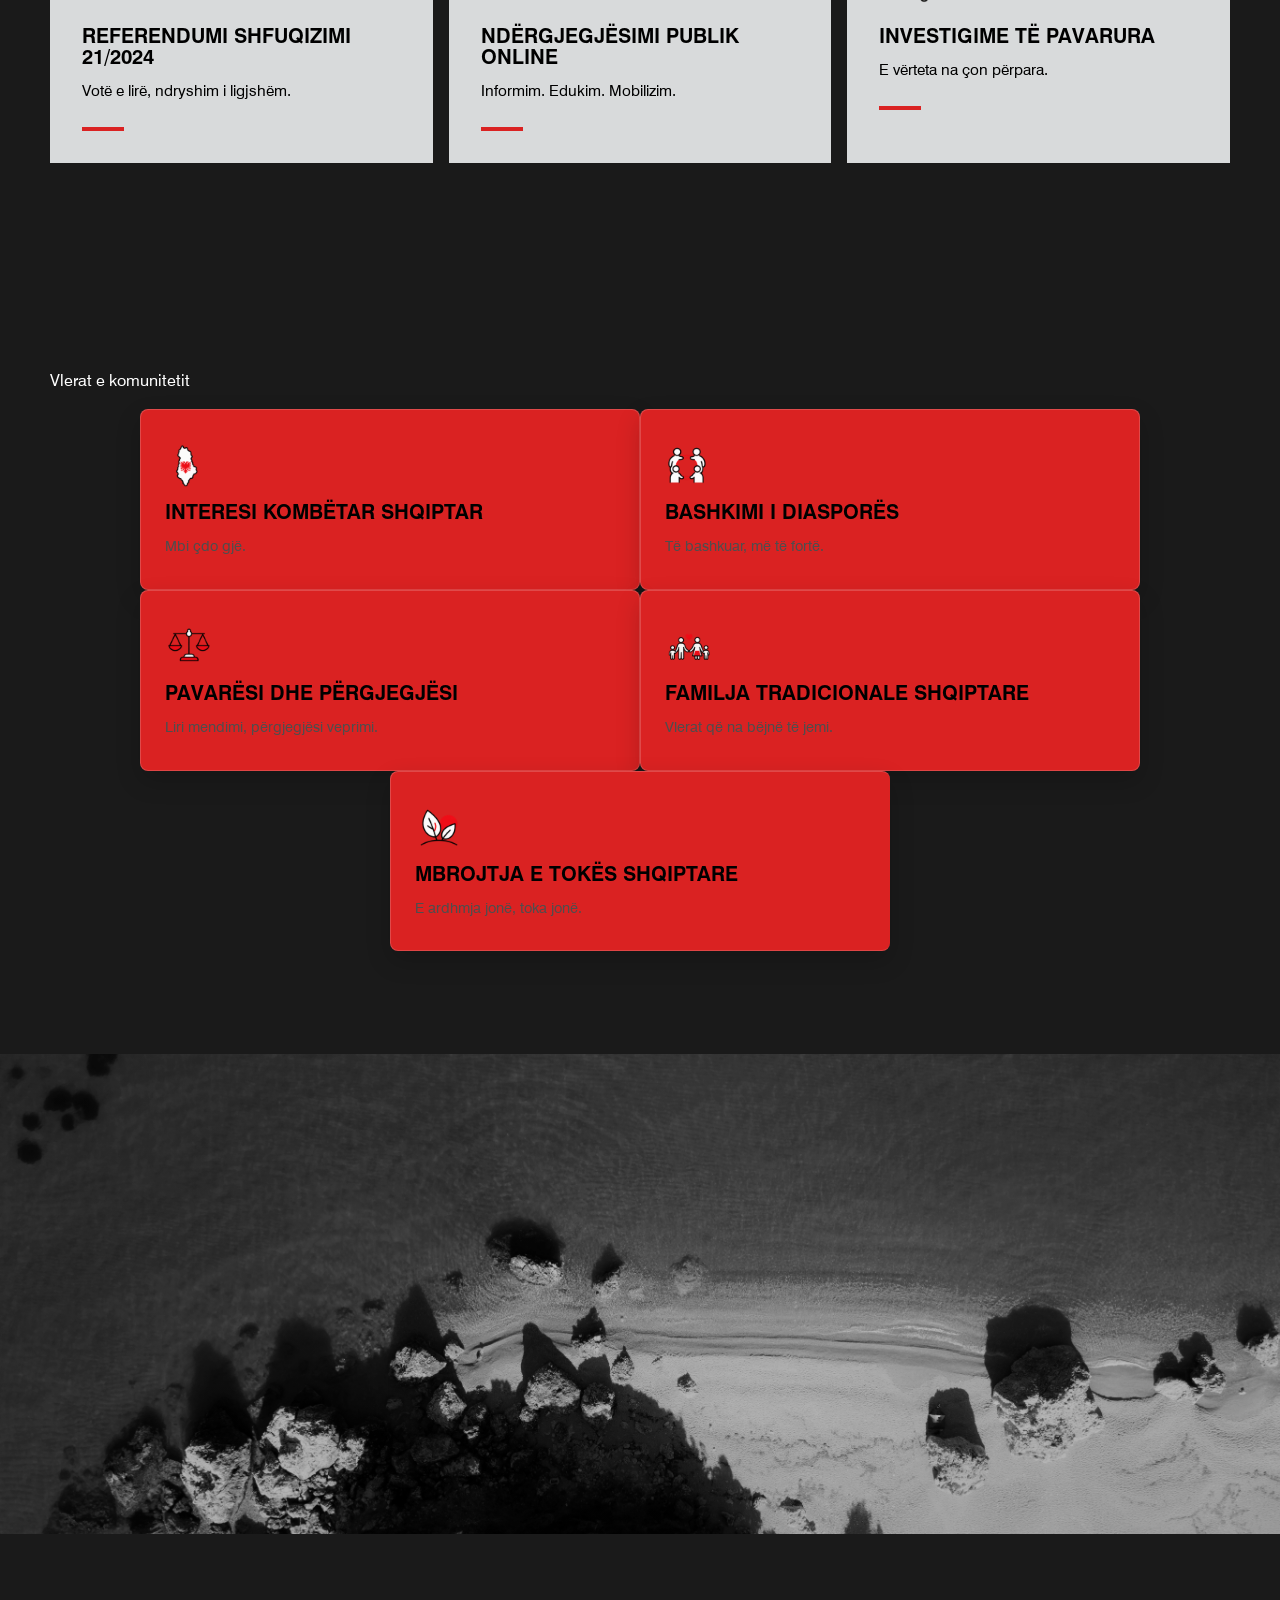
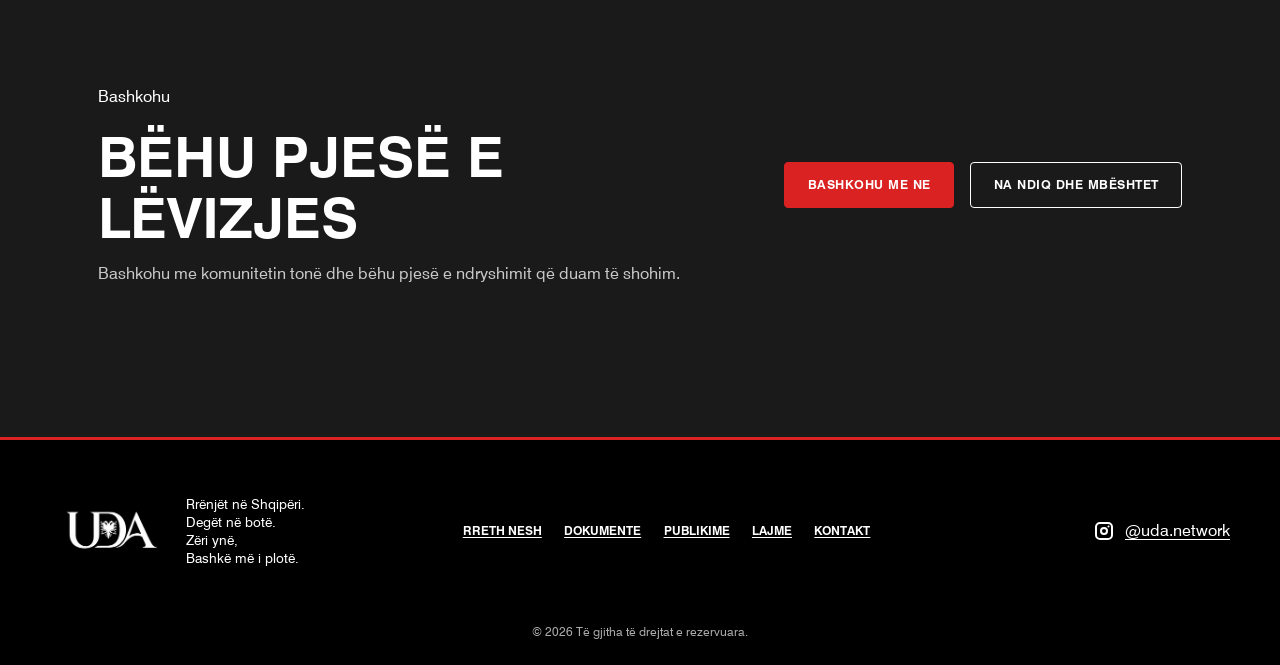
<file: red.html>
<!doctype html>
<html lang="sq">
<head>
  <meta charset="utf-8">
  <meta name="viewport" content="width=device-width, initial-scale=1">
  <meta name="description" content="United Diaspora for Albania — një rrjet i bashkuar dhe i decentralizuar i diasporës shqiptare.">
  <title>United Diaspora for Albania</title>
  <link rel="stylesheet" href="styles.css">
</head>
<body class="theme-dark">
  <a class="skip-link" href="#main">Kalo te përmbajtja</a>
  <header class="site-header">
    <nav class="site-nav container" aria-label="Navigimi kryesor">
      <a class="brand" href="./" aria-label="UDA — Kreu"><img src="assets/logos/uda-logo-white.png" alt="United Diaspora for Albania"></a>
      <button class="menu-toggle" type="button" aria-expanded="false" aria-controls="main-menu"><span>Menu</span></button>
      <div class="main-menu" id="main-menu">
        <a aria-current="page" href="./">Kreu</a>
        <a href="rreth-nesh.html">Rreth nesh</a>
        <a href="qellimi.html">Qëllimi</a>
        <a href="aktivitetet.html">Aktivitetet</a>
        <a href="publikime.html">Publikime</a>

        <a href="kontakt.html">Kontakt</a>
        <a class="button button-primary" href="https://docs.google.com/forms/d/e/1FAIpQLSeHuIo7AfDegeRfr-NozsWInQ7P0r9trXaIQAXtC8R7BJKpFQ/viewform?fbzx=-3826484154428031848">Bashkohu me ne</a>
      </div>
    </nav>
  </header>

  <main id="main">
    <section class="hero" aria-labelledby="hero-title">
      <div class="hero-copy container">
        <p class="eyebrow">United Diaspora for Albania</p>
        <h1 id="hero-title">Nga Alpet në Jon</h1>
        <p class="hero-script">Kjo është trashëgimia jonë</p>
        <p class="hero-tagline">Komuniteti më i madh i decentralizuar i diasporës shqiptare.</p>
        <div class="hero-highlights">
          <a class="hero-highlight" href="rreth-nesh.html#historia">
            <img src="assets/icons/uda/01_flamingo.png" alt="" aria-hidden="true">
            <span>Si Revolucioni i Flamingove po bashkon Diasporën Shqiptare</span>
          </a>
          <a class="hero-highlight" href="rreth-nesh.html#harta">
            <img src="assets/icons/uda/02_globe.png" alt="" aria-hidden="true">
            <span>Rrënjët në Shqipëri, Degët në 31 vende të botës</span>
          </a>
        </div>
      </div>
    </section>

    <section class="section section-alt" aria-labelledby="pillars-title">
      <div class="container">
        <p class="eyebrow">Çfarë bëjmë</p>
        <h2 id="pillars-title">Shtyllat tona të aktivizmit</h2>
        <div class="pillar-grid">
          <a class="icon-card" href="https://pomodoren.github.io/flamingo-map/">
            <img src="assets/icons/uda/03_megaphone.png" alt=""><h3>Protesta Globale</h3><p>Zëri ynë, fuqia jonë.</p>
          </a>
          <a class="icon-card" href="aktivitetet.html#lobim">
            <img src="assets/icons/uda/05_column.png" alt=""><h3>Lobim në Institucionet Ndërkombëtare</h3><p>Për drejtësi dhe llogaridhënie.</p>
          </a>
          <a class="icon-card" href="publikime.html">
            <img src="assets/icons/uda/04_certificate.png" alt=""><h3>Deklarata dhe Qëndrime Zyrtare</h3><p>Fjala jonë, pozicioni ynë.</p>
          </a>
          <a class="icon-card" href="https://flamingo-revolution-26.github.io/Referendum_21-2024/index.html#deklarata">
            <img src="assets/icons/uda/06_ballot_box.png" alt=""><h3>Referendumi Shfuqizimi 21/2024</h3><p>Votë e lirë, ndryshim i ligjshëm.</p>
          </a>
          <a class="icon-card" href="aktivitetet.html#ndergjegjesim">
            <img src="assets/icons/uda/07_presentation_screen.png" alt=""><h3>Ndërgjegjësimi Publik Online</h3><p>Informim. Edukim. Mobilizim.</p>
          </a>
          <a class="icon-card" href="aktivitetet.html#investigime">
            <img src="assets/icons/uda/08_magnifying_glass.png" alt=""><h3>Investigime të Pavarura</h3><p>E vërteta na çon përpara.</p>
          </a>
        </div>
      </div>
    </section>

    <section class="section" aria-labelledby="values-title">
      <div class="container">
        <p class="eyebrow">Vlerat e komunitetit</p>
        <h2 class="visually-hidden" id="values-title">Vlerat e komunitetit</h2>
        <div class="value-grid">
          <article class="value-card"><img src="assets/icons/uda/13_albania_map.png" alt=""><h3>Interesi Kombëtar Shqiptar</h3><p>Mbi çdo gjë.</p></article>
          <article class="value-card"><img src="assets/icons/uda/12_community_circle.png" alt=""><h3>Bashkimi i Diasporës</h3><p>Të bashkuar, më të fortë.</p></article>
          <article class="value-card"><img src="assets/icons/uda/11_justice_scales.png" alt=""><h3>Pavarësi dhe Përgjegjësi</h3><p>Liri mendimi, përgjegjësi veprimi.</p></article>
          <article class="value-card"><img src="assets/icons/uda/09_family_heart.png" alt=""><h3>Familja Tradicionale Shqiptare</h3><p>Vlerat që na bëjnë të jemi.</p></article>
          <article class="value-card"><img src="assets/icons/uda/10_nature_leaves.png" alt=""><h3>Mbrojtja e Tokës Shqiptare</h3><p>E ardhmja jonë, toka jonë.</p></article>
        </div>
      </div>
    </section>

    <section class="section sea-band" aria-label="Nga Alpet në detin Jon"></section>

    <section class="section" aria-labelledby="join-title">
      <div class="container cta-panel">
        <div><p class="eyebrow">Bashkohu</p><h2 id="join-title">Bëhu pjesë e lëvizjes</h2><p>Bashkohu me komunitetin tonë dhe bëhu pjesë e ndryshimit që duam të shohim.</p></div>
        <div class="button-group"><a class="button button-primary" href="https://docs.google.com/forms/d/e/1FAIpQLSeHuIo7AfDegeRfr-NozsWInQ7P0r9trXaIQAXtC8R7BJKpFQ/viewform?fbzx=-3826484154428031848">Bashkohu me ne</a><a class="button button-secondary" href="https://www.instagram.com/uda.network/">Na ndiq dhe mbështet</a></div>
      </div>
    </section>
  </main>

  <footer class="site-footer">
    <div class="container footer-grid">
      <div class="footer-brand"><img src="assets/logos/uda-logo-white.png" alt="United Diaspora for Albania"><p>Rrënjët në Shqipëri.<br>Degët në botë.<br>Zëri ynë,<br>Bashkë më i plotë.</p></div>
      <nav aria-label="Navigimi në fund"><a href="rreth-nesh.html">Rreth nesh</a><a href="publikime.html">Dokumente</a><a href="publikime.html">Publikime</a><a href="aktivitetet.html">Lajme</a><a href="kontakt.html">Kontakt</a></nav>
      <a class="instagram-link" href="https://www.instagram.com/uda.network/"><img src="assets/icons/brand-instagram.svg" alt="">@uda.network</a>
      <p class="copyright">© 2026 Të gjitha të drejtat e rezervuara.</p>
    </div>
  </footer>
  <script src="script.js"></script>
</body>
</html>
</file>
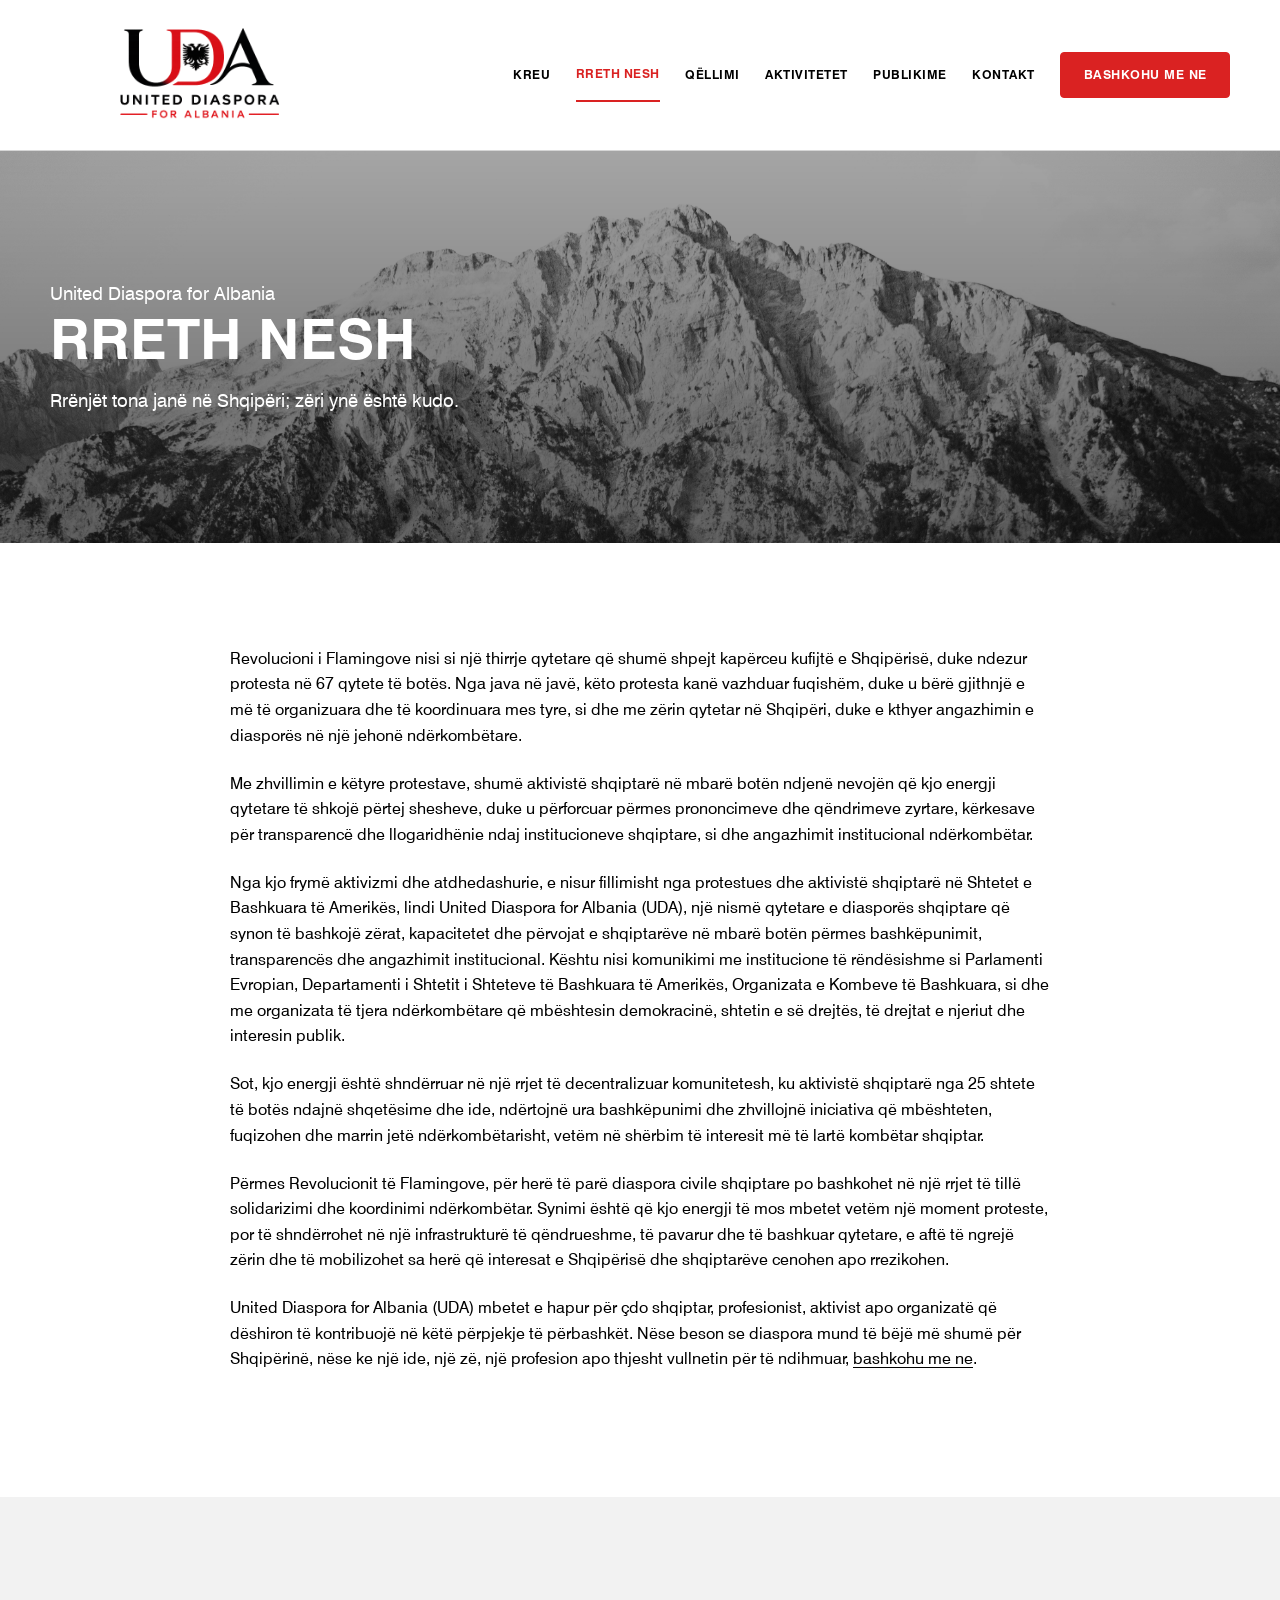
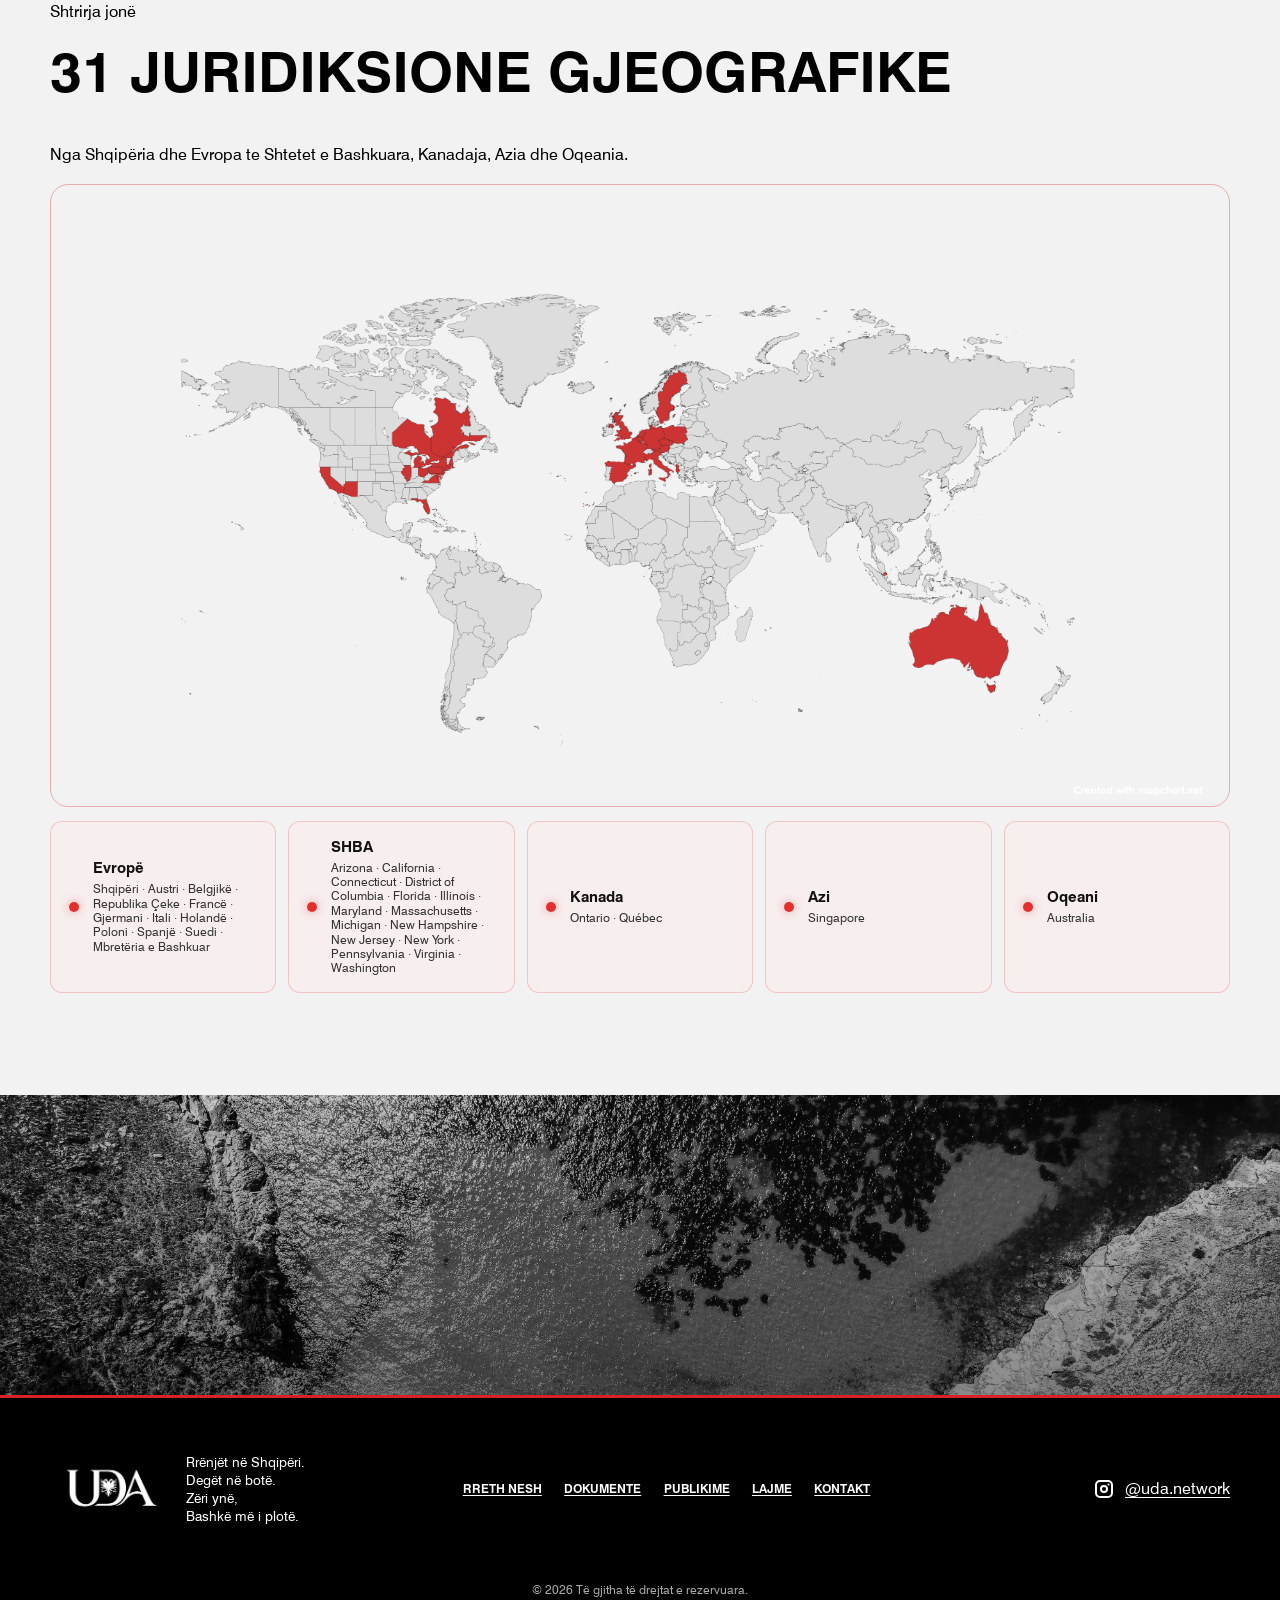
<file: rreth-nesh.html>
<!doctype html><html lang="sq"><head><meta charset="utf-8"><meta name="viewport" content="width=device-width, initial-scale=1"><meta name="description" content="Historia dhe shtrirja ndërkombëtare e United Diaspora for Albania."><title>Rreth nesh — UDA</title><link rel="stylesheet" href="styles.css"></head>
<body class="theme-light"><a class="skip-link" href="#main">Kalo te përmbajtja</a>
<header class="site-header"><nav class="site-nav container" aria-label="Navigimi kryesor"><a class="brand" href="./" aria-label="UDA — Kreu">
  <img src="assets/logos/uda-logo-color-subtitle.png" alt="United Diaspora for Albania">
</a><button class="menu-toggle" type="button" aria-expanded="false" aria-controls="main-menu"><span>Menu</span></button><div class="main-menu" id="main-menu"><a href="./">Kreu</a><a aria-current="page" href="rreth-nesh.html">Rreth nesh</a><a href="qellimi.html">Qëllimi</a><a href="aktivitetet.html">Aktivitetet</a><a href="publikime.html">Publikime</a><a href="kontakt.html">Kontakt</a><a class="button button-primary" href="https://docs.google.com/forms/d/e/1FAIpQLSeHuIo7AfDegeRfr-NozsWInQ7P0r9trXaIQAXtC8R7BJKpFQ/viewform?fbzx=-3826484154428031848">Bashkohu me ne</a></div></nav></header>
<main id="main"><header class="page-hero page-hero-about"><div class="container"><p class="eyebrow">United Diaspora for Albania</p><h1>Rreth nesh</h1><p>Rrënjët tona janë në Shqipëri; zëri ynë është kudo.</p></div></header>
<section class="section" id="historia"><div class="container prose"><p>Revolucioni i Flamingove nisi si një thirrje qytetare që shumë shpejt kapërceu kufijtë e Shqipërisë, duke ndezur protesta në 67 qytete të botës. Nga java në javë, këto protesta kanë vazhduar fuqishëm, duke u bërë gjithnjë e më të organizuara dhe të koordinuara mes tyre, si dhe me zërin qytetar në Shqipëri, duke e kthyer angazhimin e diasporës në një jehonë ndërkombëtare.</p><p>Me zhvillimin e këtyre protestave, shumë aktivistë shqiptarë në mbarë botën ndjenë nevojën që kjo energji qytetare të shkojë përtej shesheve, duke u përforcuar përmes prononcimeve dhe qëndrimeve zyrtare, kërkesave për transparencë dhe llogaridhënie ndaj institucioneve shqiptare, si dhe angazhimit institucional ndërkombëtar.</p><p>Nga kjo frymë aktivizmi dhe atdhedashurie, e nisur fillimisht nga protestues dhe aktivistë shqiptarë në Shtetet e Bashkuara të Amerikës, lindi United Diaspora for Albania (UDA), një nismë qytetare e diasporës shqiptare që synon të bashkojë zërat, kapacitetet dhe përvojat e shqiptarëve në mbarë botën përmes bashkëpunimit, transparencës dhe angazhimit institucional. Kështu nisi komunikimi me institucione të rëndësishme si Parlamenti Evropian, Departamenti i Shtetit i Shteteve të Bashkuara të Amerikës, Organizata e Kombeve të Bashkuara, si dhe me organizata të tjera ndërkombëtare që mbështesin demokracinë, shtetin e së drejtës, të drejtat e njeriut dhe interesin publik.</p><p>Sot, kjo energji është shndërruar në një rrjet të decentralizuar komunitetesh, ku aktivistë shqiptarë nga 25 shtete të botës ndajnë shqetësime dhe ide, ndërtojnë ura bashkëpunimi dhe zhvillojnë iniciativa që mbështeten, fuqizohen dhe marrin jetë ndërkombëtarisht, vetëm në shërbim të interesit më të lartë kombëtar shqiptar.</p><p>Përmes Revolucionit të Flamingove, për herë të parë diaspora civile shqiptare po bashkohet në një rrjet të tillë solidarizimi dhe koordinimi ndërkombëtar. Synimi është që kjo energji të mos mbetet vetëm një moment proteste, por të shndërrohet në një infrastrukturë të qëndrueshme, të pavarur dhe të bashkuar qytetare, e aftë të ngrejë zërin dhe të mobilizohet sa herë që interesat e Shqipërisë dhe shqiptarëve cenohen apo rrezikohen.</p><p>United Diaspora for Albania (UDA) mbetet e hapur për çdo shqiptar, profesionist, aktivist apo organizatë që dëshiron të kontribuojë në këtë përpjekje të përbashkët. Nëse beson se diaspora mund të bëjë më shumë për Shqipërinë, nëse ke një ide, një zë, një profesion apo thjesht vullnetin për të ndihmuar, <a href="https://docs.google.com/forms/d/e/1FAIpQLSeHuIo7AfDegeRfr-NozsWInQ7P0r9trXaIQAXtC8R7BJKpFQ/viewform?fbzx=-3826484154428031848">bashkohu me ne</a>.</p></div></section>
<section class="section section-alt" id="harta">
  <div class="container">

    <div class="map-heading">
      <div>
        <p class="eyebrow">Shtrirja jonë</p>
        <h2>31 juridiksione gjeografike</h2>
        <p class="map-intro">
          Nga Shqipëria dhe Evropa te Shtetet e Bashkuara,
          Kanadaja, Azia dhe Oqeania.
        </p>
      </div>
 </div>


   <div class="diaspora-map">

 <div class="map-placeholder">

  <img
    class="world-map"
    src="assets/maps/worldmap-2.png"
    alt="Harta botërore e shtrirjes së United Diaspora for Albania"
  >
</div>

  <div class="map-legend">

    <div class="map-legend-item">
  <span class="legend-dot"></span>
  <div>
    <strong>Evropë</strong>
    <small>Shqipëri · Austri · Belgjikë · Republika Çeke · Francë · Gjermani · Itali · Holandë · Poloni · Spanjë · Suedi · Mbretëria e Bashkuar</small>
  </div>
</div>

    <div class="map-legend-item">
  <span class="legend-dot"></span>
  <div>
    <strong>SHBA</strong>
    <small>Arizona · California · Connecticut · District of Columbia · Florida · Illinois · Maryland · Massachusetts · Michigan · New Hampshire · New Jersey · New York · Pennsylvania · Virginia · Washington</small>
  </div>
</div>

   <div class="map-legend-item">
  <span class="legend-dot"></span>
  <div>
    <strong>Kanada</strong>
    <small>Ontario · Québec</small>
  </div>
</div>

    <div class="map-legend-item">
  <span class="legend-dot"></span>
  <div>
    <strong>Azi</strong>
    <small>Singapore</small>
  </div>
</div>

 <div class="map-legend-item">
  <span class="legend-dot"></span>
  <div>
    <strong>Oqeani</strong>
    <small>Australia</small>
  </div>
</div>

      </div>

    </div>

  </div>
</section>

<section class="page-footer-image page-footer-about" aria-label="Deti Jon"></section>
<footer class="site-footer"><div class="container footer-grid"><div class="footer-brand"><img src="assets/logos/uda-logo-white.png" alt="United Diaspora for Albania"><p>Rrënjët në Shqipëri.<br>Degët në botë.<br>Zëri ynë,<br>Bashkë më i plotë.</p></div><nav aria-label="Navigimi në fund"><a href="rreth-nesh.html">Rreth nesh</a><a href="publikime.html">Dokumente</a><a href="publikime.html">Publikime</a><a href="aktivitetet.html">Lajme</a><a href="kontakt.html">Kontakt</a></nav><a class="instagram-link" href="https://www.instagram.com/uda.network/"><img src="assets/icons/brand-instagram.svg" alt="">@uda.network</a><p class="copyright">© 2026 Të gjitha të drejtat e rezervuara.</p></div></footer><script src="script.js"></script></body></html>
</file>
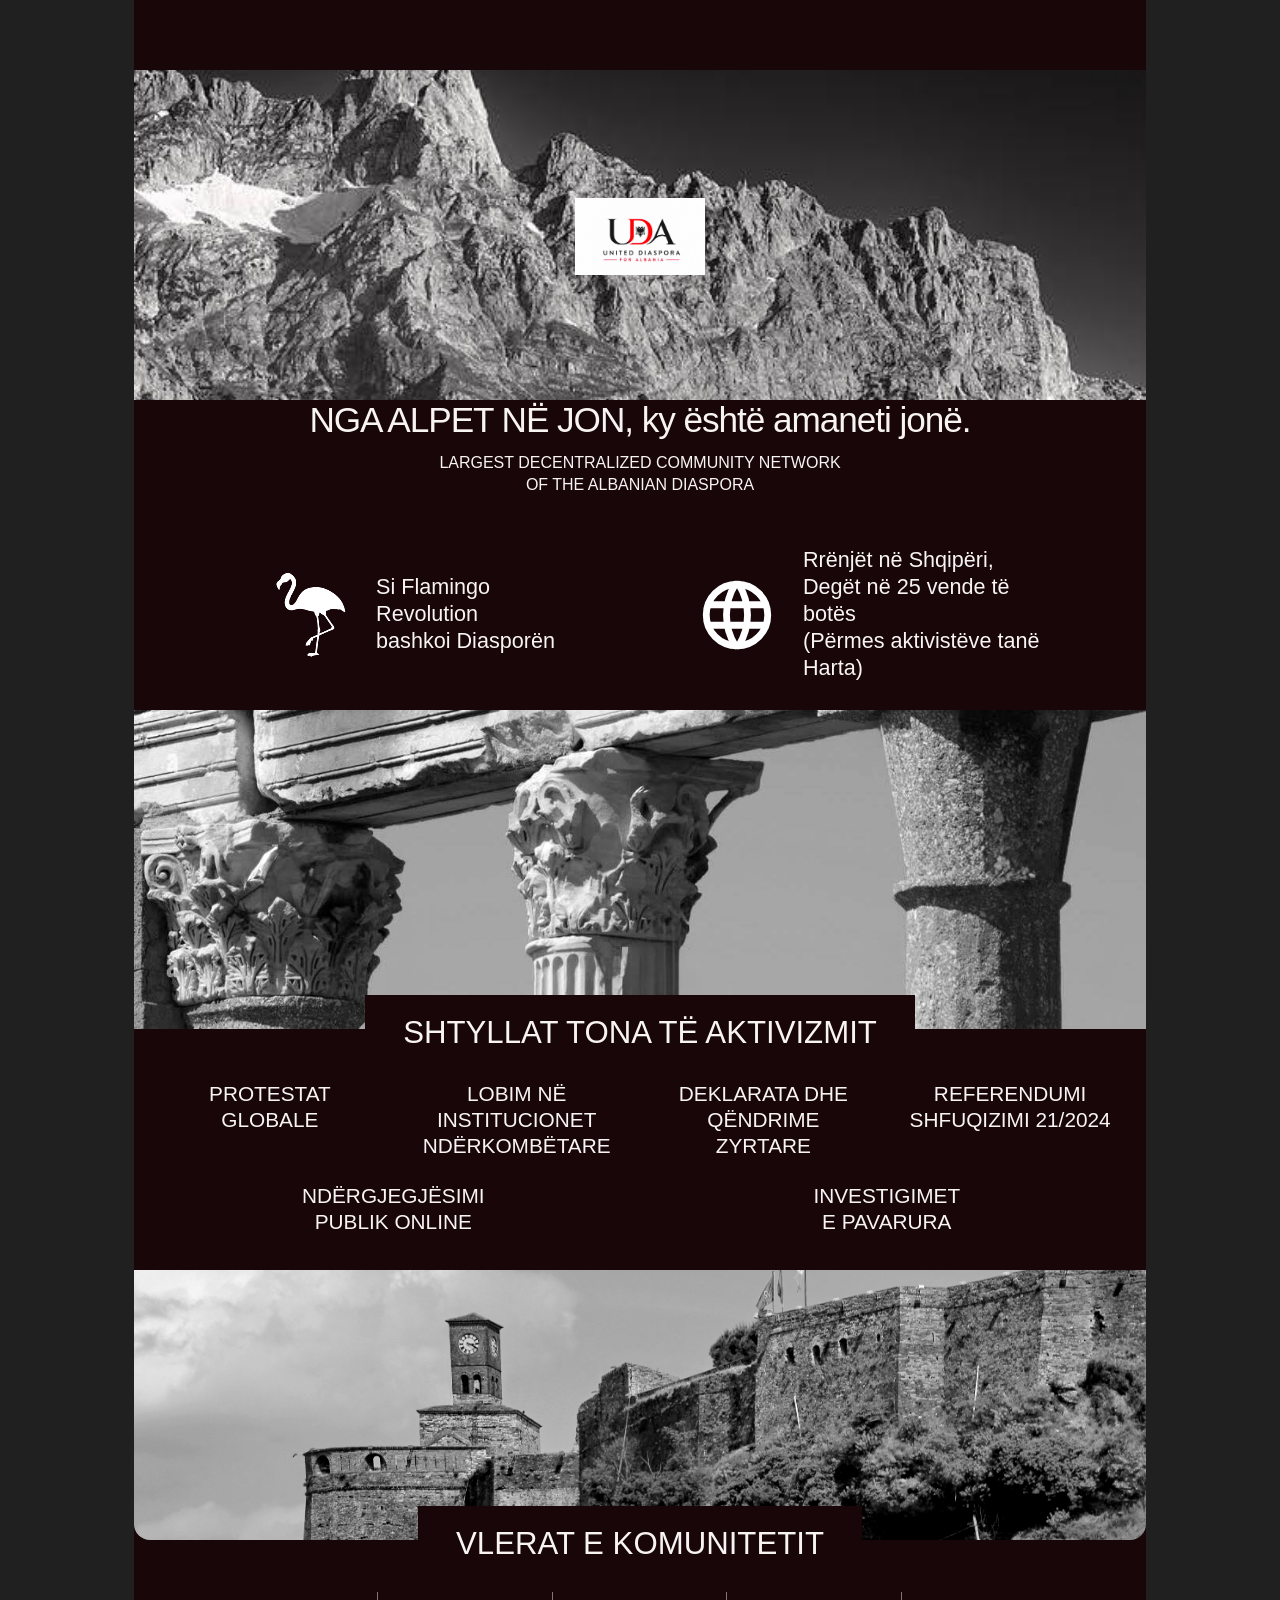
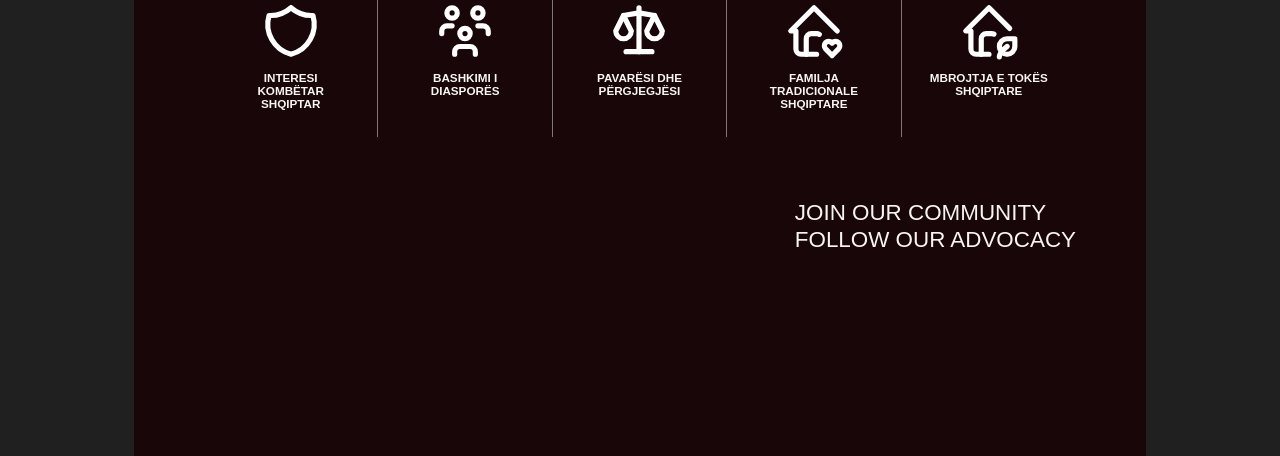
<file: v1-red.html>
<!doctype html>
<html lang="sq">
<head>
  <meta charset="utf-8">
  <meta name="viewport" content="width=device-width, initial-scale=1">
  <meta name="description" content="United Diaspora for Albania — versioni klasik.">
  <title>United Diaspora for Albania — V1 Red</title>
  <link rel="stylesheet" href="v1.css">
</head>
<body class="v1-theme-red">
  <div class="v1-page">
    <header class="v1-hero">
      <a class="v1-logo" href="./v1-red.html"><img src="assets/logo.jpeg" alt="United Diaspora for Albania"></a>
    </header>
    <main>
      <section class="v1-intro">
        <h1>NGA ALPET NË JON, <span>ky është amaneti jonë.</span></h1>
        <p class="v1-subtitle">Largest decentralized community network<br>of the Albanian diaspora</p>
        <div class="v1-intro-grid">
          <a href="#placeholder"><img src="assets/images/flamingo.jpeg" alt=""><span>Si Flamingo<br>Revolution<br>bashkoi Diasporën</span></a>
          <a href="#placeholder"><img src="assets/icons/world.svg" alt=""><span>Rrënjët në Shqipëri,<br>Degët në 25 vende të botës<br>(Përmes aktivistëve tanë<br>Harta)</span></a>
        </div>
      </section>
      <div class="v1-photo v1-columns" role="img" aria-label="Kolona historike shqiptare"></div>
      <section class="v1-activities">
        <h2>Shtyllat tona të aktivizmit</h2>
        <nav aria-label="Shtyllat e aktivizmit">
          <a href="#placeholder">Protestat<br>globale</a>
          <a href="#placeholder">Lobim në<br>institucionet<br>ndërkombëtare</a>
          <a href="#placeholder">Deklarata dhe<br>qëndrime<br>zyrtare</a>
          <a href="#placeholder">Referendumi<br>Shfuqizimi 21/2024</a>
          <a href="#placeholder">Ndërgjegjësimi<br>publik online</a>
          <a href="#placeholder">Investigimet<br>e pavarura</a>
        </nav>
      </section>
      <div class="v1-photo v1-castle" role="img" aria-label="Kalaja e Gjirokastrës"></div>
      <section class="v1-values">
        <h2>Vlerat e komunitetit</h2>
        <div class="v1-value-grid">
          <a href="#placeholder"><img src="assets/icons/shield.svg" alt=""><span>Interesi<br>kombëtar<br>shqiptar</span></a>
          <a href="#placeholder"><img src="assets/icons/users-group.svg" alt=""><span>Bashkimi i<br>diasporës</span></a>
          <a href="#placeholder"><img src="assets/icons/scale.svg" alt=""><span>Pavarësi dhe<br>përgjegjësi</span></a>
          <a href="#placeholder"><img src="assets/icons/home-heart.svg" alt=""><span>Familja<br>tradicionale<br>shqiptare</span></a>
          <a href="#placeholder"><img src="assets/icons/home-eco.svg" alt=""><span>Mbrojtja e tokës<br>shqiptare</span></a>
        </div>
        <p class="v1-join">Join our community<br>Follow our advocacy</p>
      </section>
    </main>
  </div>
</body>
</html>
</file>
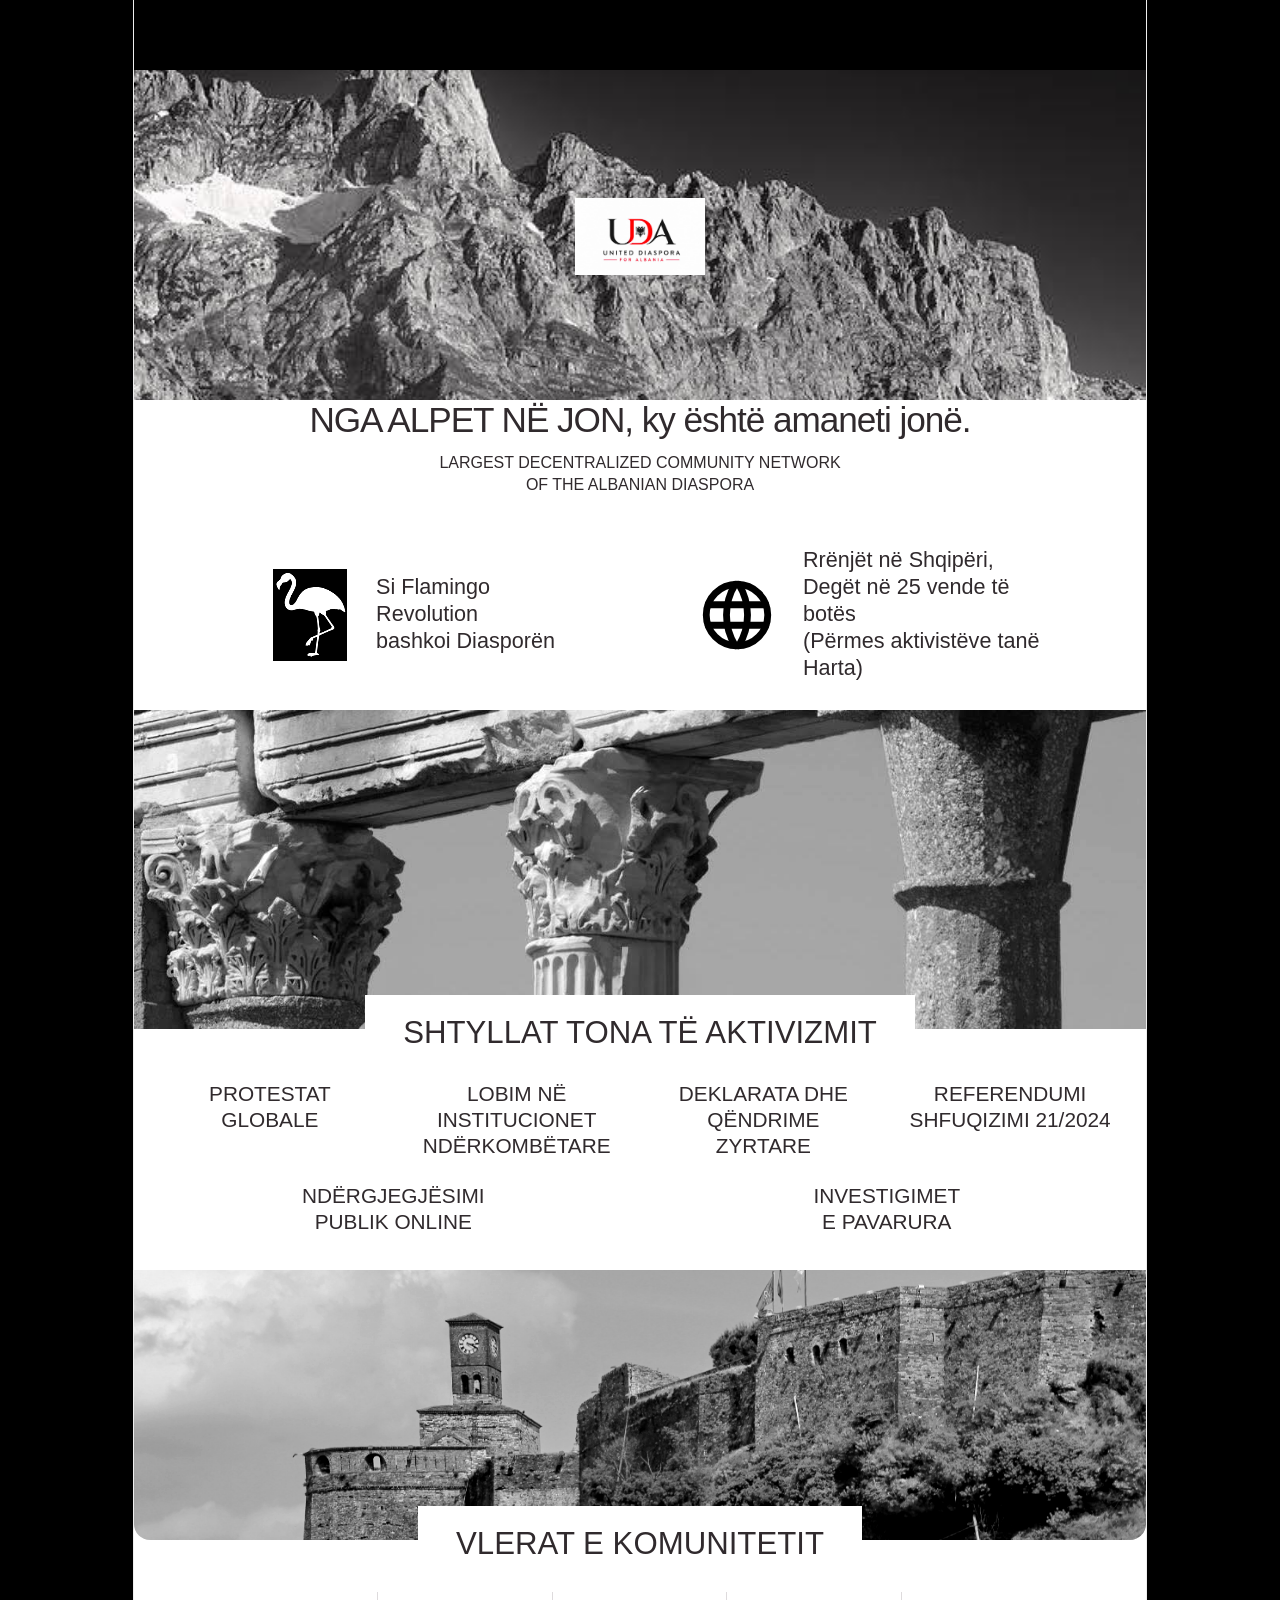
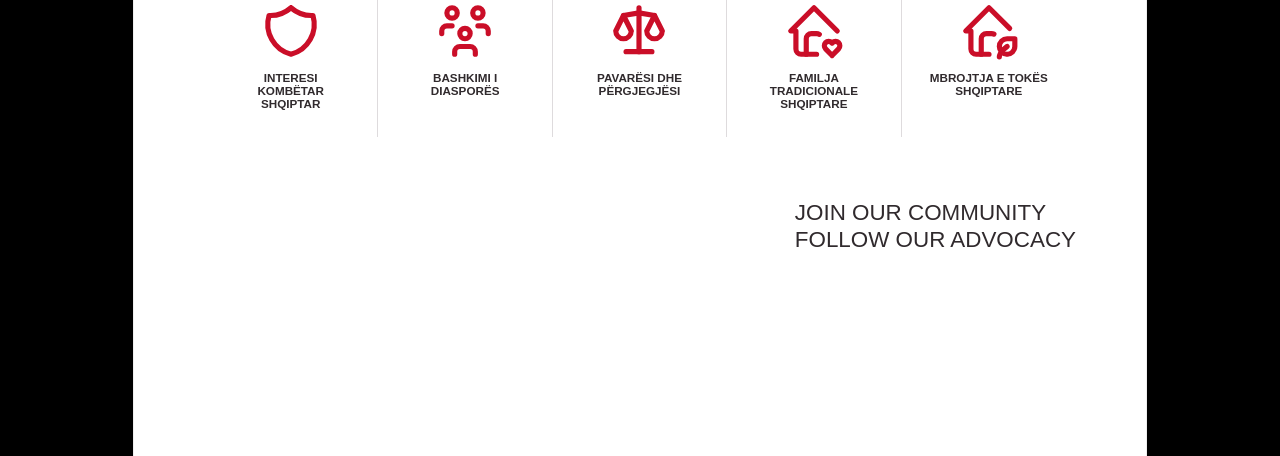
<file: v1-white.html>
<!doctype html>
<html lang="sq">
<head>
  <meta charset="utf-8">
  <meta name="viewport" content="width=device-width, initial-scale=1">
  <meta name="description" content="United Diaspora for Albania — versioni klasik.">
  <title>United Diaspora for Albania — V1 White</title>
  <link rel="stylesheet" href="v1.css">
</head>
<body class="v1-theme-white">
  <div class="v1-page">
    <header class="v1-hero">
      <a class="v1-logo" href="./v1-white.html"><img src="assets/logo.jpeg" alt="United Diaspora for Albania"></a>
    </header>
    <main>
      <section class="v1-intro">
        <h1>NGA ALPET NË JON, <span>ky është amaneti jonë.</span></h1>
        <p class="v1-subtitle">Largest decentralized community network<br>of the Albanian diaspora</p>
        <div class="v1-intro-grid">
          <a href="#placeholder"><img src="assets/images/flamingo.jpeg" alt=""><span>Si Flamingo<br>Revolution<br>bashkoi Diasporën</span></a>
          <a href="#placeholder"><img src="assets/icons/world.svg" alt=""><span>Rrënjët në Shqipëri,<br>Degët në 25 vende të botës<br>(Përmes aktivistëve tanë<br>Harta)</span></a>
        </div>
      </section>
      <div class="v1-photo v1-columns" role="img" aria-label="Kolona historike shqiptare"></div>
      <section class="v1-activities">
        <h2>Shtyllat tona të aktivizmit</h2>
        <nav aria-label="Shtyllat e aktivizmit">
          <a href="#placeholder">Protestat<br>globale</a>
          <a href="#placeholder">Lobim në<br>institucionet<br>ndërkombëtare</a>
          <a href="#placeholder">Deklarata dhe<br>qëndrime<br>zyrtare</a>
          <a href="#placeholder">Referendumi<br>Shfuqizimi 21/2024</a>
          <a href="#placeholder">Ndërgjegjësimi<br>publik online</a>
          <a href="#placeholder">Investigimet<br>e pavarura</a>
        </nav>
      </section>
      <div class="v1-photo v1-castle" role="img" aria-label="Kalaja e Gjirokastrës"></div>
      <section class="v1-values">
        <h2>Vlerat e komunitetit</h2>
        <div class="v1-value-grid">
          <a href="#placeholder"><img src="assets/icons/shield.svg" alt=""><span>Interesi<br>kombëtar<br>shqiptar</span></a>
          <a href="#placeholder"><img src="assets/icons/users-group.svg" alt=""><span>Bashkimi i<br>diasporës</span></a>
          <a href="#placeholder"><img src="assets/icons/scale.svg" alt=""><span>Pavarësi dhe<br>përgjegjësi</span></a>
          <a href="#placeholder"><img src="assets/icons/home-heart.svg" alt=""><span>Familja<br>tradicionale<br>shqiptare</span></a>
          <a href="#placeholder"><img src="assets/icons/home-eco.svg" alt=""><span>Mbrojtja e tokës<br>shqiptare</span></a>
        </div>
        <p class="v1-join">Join our community<br>Follow our advocacy</p>
      </section>
    </main>
  </div>
</body>
</html>
</file>
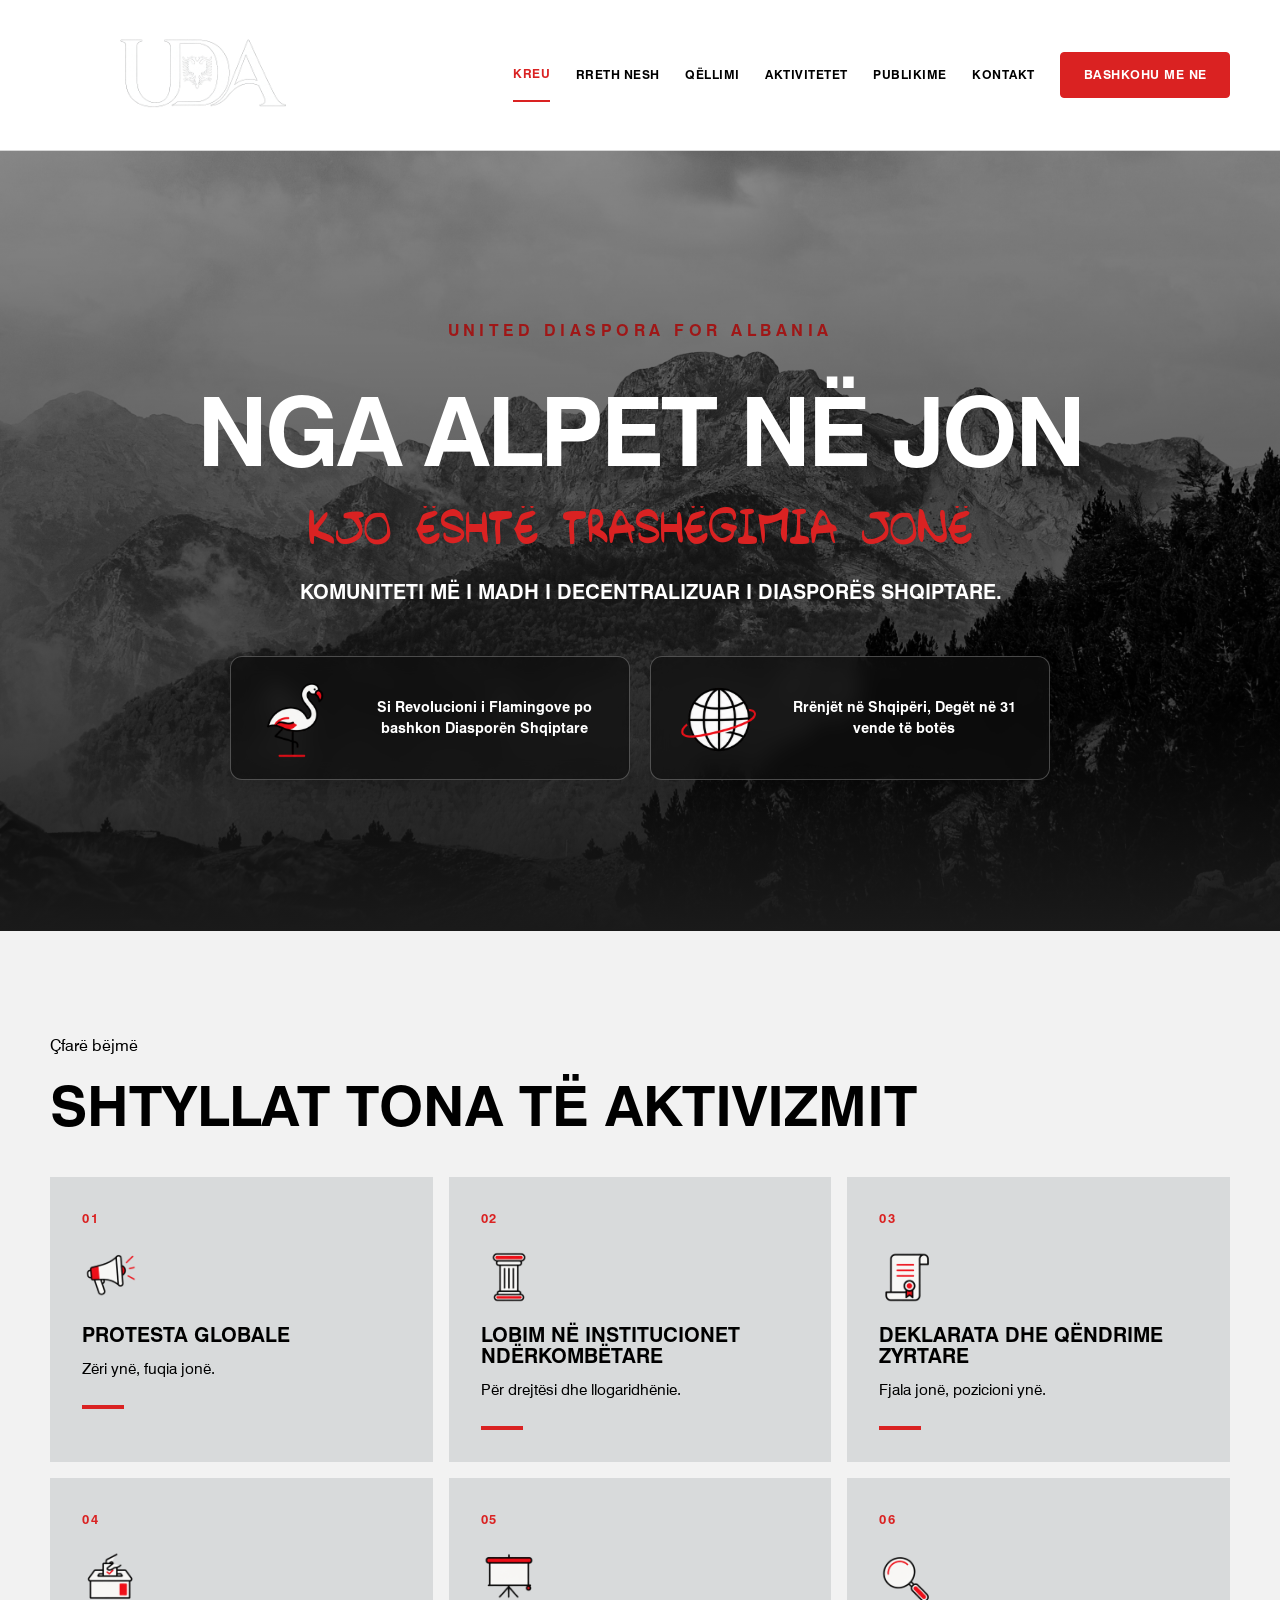
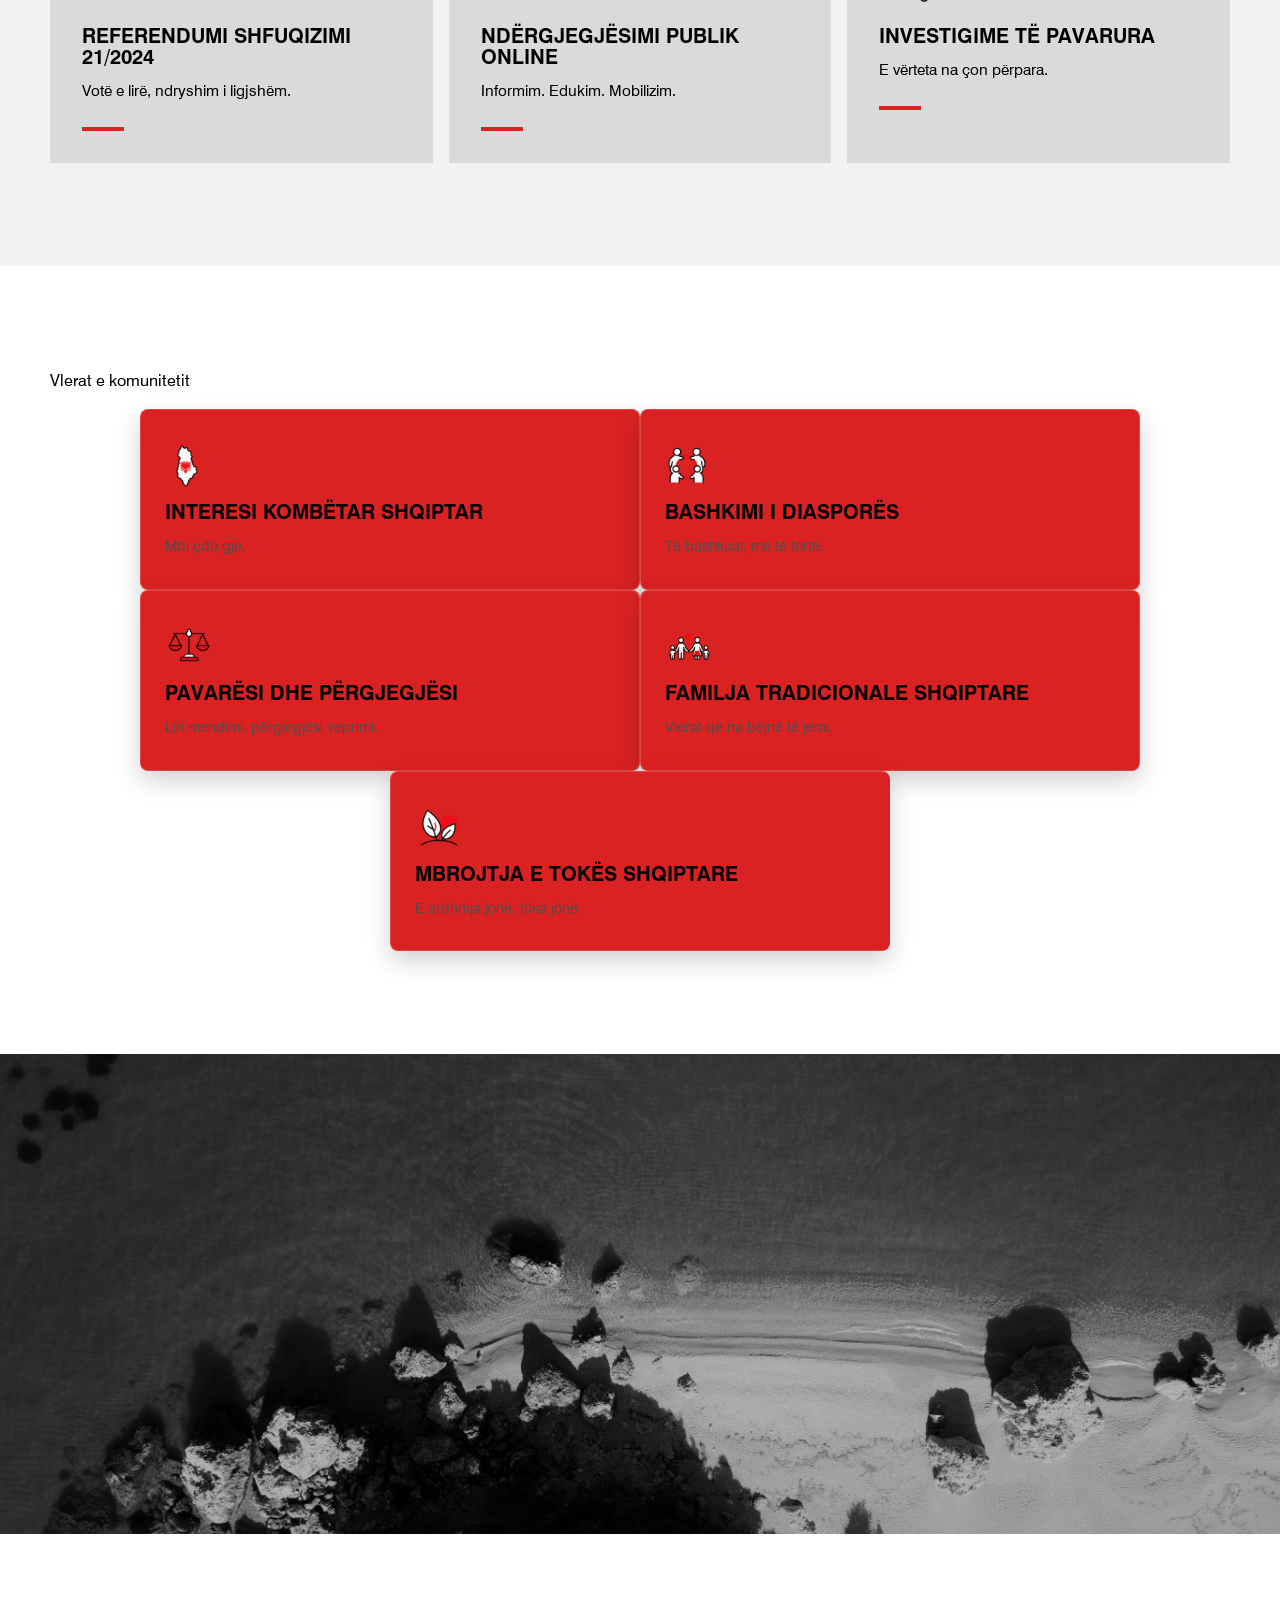
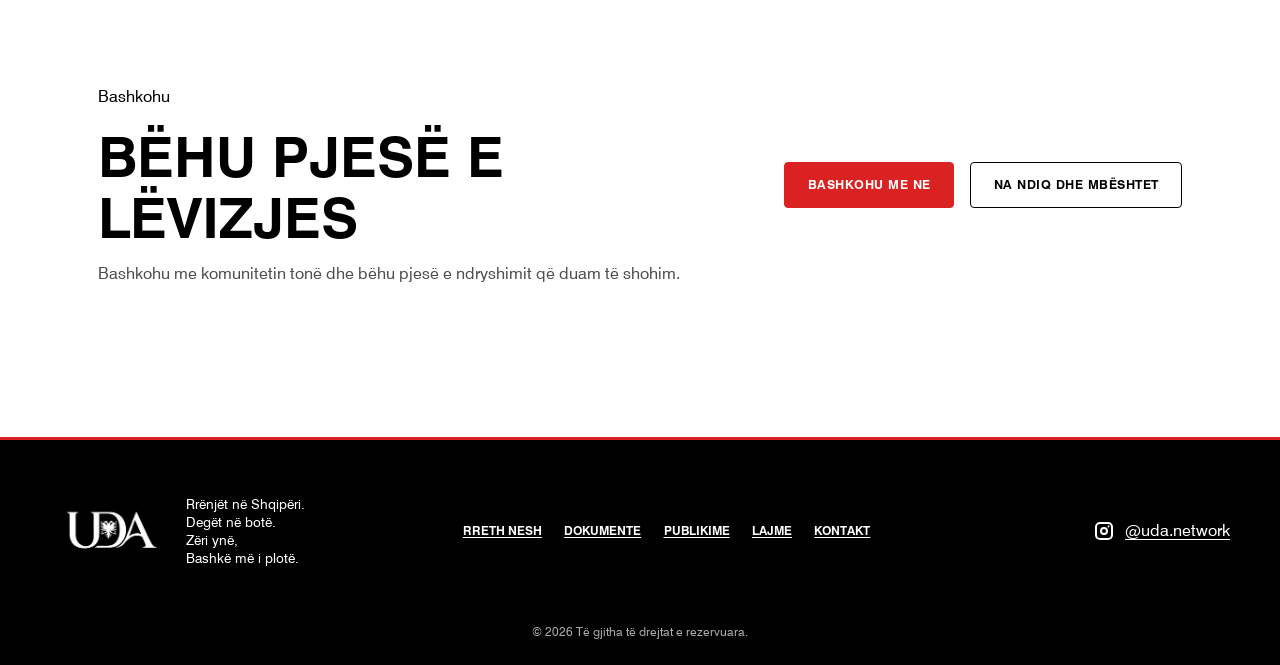
<file: white.html>
<!doctype html>
<html lang="sq">
<head>
  <meta charset="utf-8">
  <meta name="viewport" content="width=device-width, initial-scale=1">
  <meta name="description" content="United Diaspora for Albania — një rrjet i bashkuar dhe i decentralizuar i diasporës shqiptare.">
  <title>United Diaspora for Albania</title>
  <link rel="stylesheet" href="styles.css">
</head>
<body class="theme-light">
  <a class="skip-link" href="#main">Kalo te përmbajtja</a>
  <header class="site-header">
    <nav class="site-nav container" aria-label="Navigimi kryesor">
      <a class="brand" href="./" aria-label="UDA — Kreu"><img src="assets/logos/uda-logo-white.png" alt="United Diaspora for Albania"></a>
      <button class="menu-toggle" type="button" aria-expanded="false" aria-controls="main-menu"><span>Menu</span></button>
      <div class="main-menu" id="main-menu">
        <a aria-current="page" href="./">Kreu</a>
        <a href="rreth-nesh.html">Rreth nesh</a>
        <a href="qellimi.html">Qëllimi</a>
        <a href="aktivitetet.html">Aktivitetet</a>
        <a href="publikime.html">Publikime</a>

        <a href="kontakt.html">Kontakt</a>
        <a class="button button-primary" href="https://docs.google.com/forms/d/e/1FAIpQLSeHuIo7AfDegeRfr-NozsWInQ7P0r9trXaIQAXtC8R7BJKpFQ/viewform?fbzx=-3826484154428031848">Bashkohu me ne</a>
      </div>
    </nav>
  </header>

  <main id="main">
    <section class="hero" aria-labelledby="hero-title">
      <div class="hero-copy container">
        <p class="eyebrow">United Diaspora for Albania</p>
        <h1 id="hero-title">Nga Alpet në Jon</h1>
        <p class="hero-script">Kjo është trashëgimia jonë</p>
        <p class="hero-tagline">Komuniteti më i madh i decentralizuar i diasporës shqiptare.</p>
        <div class="hero-highlights">
          <a class="hero-highlight" href="rreth-nesh.html#historia">
            <img src="assets/icons/uda/01_flamingo.png" alt="" aria-hidden="true">
            <span>Si Revolucioni i Flamingove po bashkon Diasporën Shqiptare</span>
          </a>
          <a class="hero-highlight" href="rreth-nesh.html#harta">
            <img src="assets/icons/uda/02_globe.png" alt="" aria-hidden="true">
            <span>Rrënjët në Shqipëri, Degët në 31 vende të botës</span>
          </a>
        </div>
      </div>
    </section>

    <section class="section section-alt" aria-labelledby="pillars-title">
      <div class="container">
        <p class="eyebrow">Çfarë bëjmë</p>
        <h2 id="pillars-title">Shtyllat tona të aktivizmit</h2>
        <div class="pillar-grid">
          <a class="icon-card" href="https://pomodoren.github.io/flamingo-map/">
            <img src="assets/icons/uda/03_megaphone.png" alt=""><h3>Protesta Globale</h3><p>Zëri ynë, fuqia jonë.</p>
          </a>
          <a class="icon-card" href="aktivitetet.html#lobim">
            <img src="assets/icons/uda/05_column.png" alt=""><h3>Lobim në Institucionet Ndërkombëtare</h3><p>Për drejtësi dhe llogaridhënie.</p>
          </a>
          <a class="icon-card" href="publikime.html">
            <img src="assets/icons/uda/04_certificate.png" alt=""><h3>Deklarata dhe Qëndrime Zyrtare</h3><p>Fjala jonë, pozicioni ynë.</p>
          </a>
          <a class="icon-card" href="https://flamingo-revolution-26.github.io/Referendum_21-2024/index.html#deklarata">
            <img src="assets/icons/uda/06_ballot_box.png" alt=""><h3>Referendumi Shfuqizimi 21/2024</h3><p>Votë e lirë, ndryshim i ligjshëm.</p>
          </a>
          <a class="icon-card" href="aktivitetet.html#ndergjegjesim">
            <img src="assets/icons/uda/07_presentation_screen.png" alt=""><h3>Ndërgjegjësimi Publik Online</h3><p>Informim. Edukim. Mobilizim.</p>
          </a>
          <a class="icon-card" href="aktivitetet.html#investigime">
            <img src="assets/icons/uda/08_magnifying_glass.png" alt=""><h3>Investigime të Pavarura</h3><p>E vërteta na çon përpara.</p>
          </a>
        </div>
      </div>
    </section>

    <section class="section" aria-labelledby="values-title">
      <div class="container">
        <p class="eyebrow">Vlerat e komunitetit</p>
        <h2 class="visually-hidden" id="values-title">Vlerat e komunitetit</h2>
        <div class="value-grid">
          <article class="value-card"><img src="assets/icons/uda/13_albania_map.png" alt=""><h3>Interesi Kombëtar Shqiptar</h3><p>Mbi çdo gjë.</p></article>
          <article class="value-card"><img src="assets/icons/uda/12_community_circle.png" alt=""><h3>Bashkimi i Diasporës</h3><p>Të bashkuar, më të fortë.</p></article>
          <article class="value-card"><img src="assets/icons/uda/11_justice_scales.png" alt=""><h3>Pavarësi dhe Përgjegjësi</h3><p>Liri mendimi, përgjegjësi veprimi.</p></article>
          <article class="value-card"><img src="assets/icons/uda/09_family_heart.png" alt=""><h3>Familja Tradicionale Shqiptare</h3><p>Vlerat që na bëjnë të jemi.</p></article>
          <article class="value-card"><img src="assets/icons/uda/10_nature_leaves.png" alt=""><h3>Mbrojtja e Tokës Shqiptare</h3><p>E ardhmja jonë, toka jonë.</p></article>
        </div>
      </div>
    </section>

    <section class="section sea-band" aria-label="Nga Alpet në detin Jon"></section>

    <section class="section" aria-labelledby="join-title">
      <div class="container cta-panel">
        <div><p class="eyebrow">Bashkohu</p><h2 id="join-title">Bëhu pjesë e lëvizjes</h2><p>Bashkohu me komunitetin tonë dhe bëhu pjesë e ndryshimit që duam të shohim.</p></div>
        <div class="button-group"><a class="button button-primary" href="https://docs.google.com/forms/d/e/1FAIpQLSeHuIo7AfDegeRfr-NozsWInQ7P0r9trXaIQAXtC8R7BJKpFQ/viewform?fbzx=-3826484154428031848">Bashkohu me ne</a><a class="button button-secondary" href="https://www.instagram.com/uda.network/">Na ndiq dhe mbështet</a></div>
      </div>
    </section>
  </main>

  <footer class="site-footer">
    <div class="container footer-grid">
      <div class="footer-brand"><img src="assets/logos/uda-logo-white.png" alt="United Diaspora for Albania"><p>Rrënjët në Shqipëri.<br>Degët në botë.<br>Zëri ynë,<br>Bashkë më i plotë.</p></div>
      <nav aria-label="Navigimi në fund"><a href="rreth-nesh.html">Rreth nesh</a><a href="publikime.html">Dokumente</a><a href="publikime.html">Publikime</a><a href="aktivitetet.html">Lajme</a><a href="kontakt.html">Kontakt</a></nav>
      <a class="instagram-link" href="https://www.instagram.com/uda.network/"><img src="assets/icons/brand-instagram.svg" alt="">@uda.network</a>
      <p class="copyright">© 2026 Të gjitha të drejtat e rezervuara.</p>
    </div>
  </footer>
  <script src="script.js"></script>
</body>
</html>
</file>
<file: styles.css>
@font-face {
  font-family: "Swis721 BT";
  src: url("assets/Swiss 721 BT.ttf") format("truetype");
  font-weight: 400;
  font-style: normal;
  font-display: swap;
}

@font-face {
  font-family: "Swis721 BT";
  src: url("assets/Swiss 721 Bold.otf") format("opentype");
  font-weight: 700;
  font-style: normal;
  font-display: swap;
}

@font-face {
  font-family: "Barely Handwritten";
  src: url("assets/Barely_Handwritten.ttf") format("truetype");
  font-weight: 400;
  font-style: normal;
  font-display: swap;
}
@font-face {
  font-family: "Swiss 721 Italic";
  src: url("assets/Swiss721BT-Italic.otf") format("opentype");
  font-weight: 400;
  font-style: italic;
  font-display: swap;
}
:root {
  --color-red-national: #da2222;
  --color-red-ui: #da2222;
  --color-red-hover: #da2222;
  --color-black: #000;
  --color-white: #fff;
  --color-gray-background: #dfdfdf;
  --color-gray-card: #d8dadb;
  --color-gray-badge: #babbBD;
  --color-gray-dark: #1a1a1a;
  --color-gray-medium: #6e6e6e;
  --color-gray-light: #f2f2f2;
  --container: 1180px;
  --gutter: clamp(1rem, 4vw, 3rem);
  --section-space: clamp(4rem, 8vw, 7rem);
  --radius: 8px;
  --heading: "Swis721 BT", Arial, sans-serif;
  --body: "Swis721 BT", Arial, sans-serif;
  --script: "Barely Handwritten", cursive;
  --surface: #1A1A1A;
  --surface-alt: #1A1A1A;
  --card: #D8DADB;
  --text: var(--color-white);
  --muted: #c8c8c8;
  --line: rgb(255 255 255 / 16%);
  --header: rgb(0 0 0 / 92%);
  --shadow: 0 8px 24px rgb(0 0 0 / 18%);
}

* { box-sizing: border-box; }
html { scroll-behavior: smooth; background: var(--color-black); }
body { margin: 0; color: var(--text); background: var(--surface); font-family: var(--body); line-height: 1.6; }
body.theme-light { --surface: var(--color-white); --surface-alt: var(--color-gray-light); --card: var(--color-gray-card); --text: var(--color-black); --muted: #4e4e4e; --line: rgb(0 0 0 / 16%); --header: rgb(255 255 255 / 95%); --shadow: 0 8px 24px rgb(0 0 0 / 10%); }
img { display: block; max-width: 100%; }
a { color: inherit; text-decoration-thickness: .08em; text-underline-offset: .2em; }
a:hover { color: var(--color-red-ui); }
a:focus-visible, button:focus-visible, input:focus-visible, select:focus-visible, textarea:focus-visible { outline: 3px solid var(--color-red-ui); outline-offset: 3px; }
h1, h2, h3 { margin-top: 0; font-family: var(--heading); font-weight: 700; line-height: 1.1; }
p { margin-top: 0; }
.container { width: min(100% - (2 * var(--gutter)), var(--container)); margin-inline: auto; }
.skip-link { position: fixed; z-index: 100; top: .5rem; left: .5rem; padding: .75rem 1rem; color: #fff; background: var(--color-red-ui); transform: translateY(-160%); }
.skip-link:focus { transform: none; }
.visually-hidden { position: absolute; width: 1px; height: 1px; overflow: hidden; clip: rect(0 0 0 0); white-space: nowrap; }

.site-header { position: sticky; z-index: 20; top: 0; color: var(--text); background: var(--header); border-bottom: 1px solid var(--line); backdrop-filter: blur(12px); }
.site-nav { display: flex; min-height: 82px; align-items: center; gap: 2rem; }
.brand { display: block; flex: 0 0 300px; height: 150px; overflow: hidden; }
.brand img { width: 300px; height: 150px; object-fit: contain; }
.main-menu { display: flex; flex: 1; align-items: center; justify-content: flex-end; gap: clamp(.75rem, 2vw, 1.65rem); font-size: .76rem; font-weight: 700; letter-spacing: .04em; text-transform: uppercase; }
.main-menu > a:not(.button) { padding-block: 1rem; text-decoration: none; }
.main-menu [aria-current="page"] { color: var(--color-red-ui); border-bottom: 2px solid currentColor; }
.menu-toggle { display: none; margin-left: auto; padding: .7rem 1rem; color: inherit; background: transparent; border: 1px solid currentColor; }

.button { display: inline-flex; min-height: 46px; align-items: center; justify-content: center; padding: .75rem 1.4rem; border-radius: 4px; font-size: .78rem; font-weight: 700; letter-spacing: .04em; line-height: 1.2; text-align: center; text-decoration: none; text-transform: uppercase; }
.button-primary { color: #fff; background: var(--color-red-ui); border: 1px solid var(--color-red-ui); }
.button-primary:hover { color: #fff; background: var(--color-red-hover); border-color: var(--color-red-hover); }
.button-secondary { color: var(--text); background: transparent; border: 1px solid currentColor; }
.button-secondary:hover { color: var(--surface); background: var(--text); }

.hero { position: relative; display: grid; min-height: min(780px, calc(100vh - 82px)); place-items: center; overflow: hidden; background: url("assets/images/mountains/Mountain E6.jpg") center 42% / cover no-repeat; isolation: isolate; }
.hero::before { position: absolute; z-index: -1; inset: 0; background: linear-gradient(180deg, rgb(0 0 0 / 45%), rgb(0 0 0 / 70%) 70%, var(--color-gray-dark)); content: ""; }
.hero-copy { max-width: 960px; padding-block: clamp(5rem, 13vw, 9rem) 4rem; color: #fff; text-align: center; }
.hero .eyebrow {
  margin-top: -4rem;
  margin-bottom: 2.2rem;
  color: #9f1717;
  font-size: 1rem;
  font-weight: 800;
  letter-spacing: .28em;
  text-transform: uppercase;
}
.hero h1 { margin-bottom: .25rem; font-size: clamp(2.8rem, 8vw, 6rem); letter-spacing: -.03em; text-transform: uppercase; }
.hero-script {
  margin-bottom: 1.25rem;
  color: var(--color-red-ui);
  font-family: "Swiss 721 Italic", sans-serif;
  font-size: clamp(1.8rem, 5vw, 3.5rem);
  font-weight: 400;
  line-height: 1.2;
  text-transform: none;
}
.hero .hero-script {
  text-transform: none !important;
  font-variant: normal !important;
  font-family: "Barely Handwritten", cursive !important;
}
.hero-tagline { max-width: 680px; margin: 0 auto 3rem; font-size: clamp(1rem, 2vw, 1.25rem); font-weight: 600; text-transform: uppercase; white-space: nowrap; }
.hero-highlights { display: grid; grid-template-columns: repeat(2, minmax(0, 1fr)); gap: 1rem; max-width: 800px; margin-inline: auto; }
.hero-highlight {
  display: flex;
  align-items: center;
  gap: 1.25rem;
  padding: 1.25rem;
  color: #fff;
  background: rgb(35 35 35 / 92%);
  border: 1px solid rgb(255 255 255 / 30%);
  border-radius: var(--radius);
  box-shadow: 0 8px 24px rgb(0 0 0 / 28%);
}
.hero-highlight img { width: 76px; height: 76px; flex: 0 0 76px; object-fit: contain; }

.section {
  padding-block: var(--section-space);
  background: var(--surface);
}

.section-alt {
  background: var(--surface-alt);
}

.section h2,
.page-hero h1 {
  margin-bottom: 2.5rem;
  font-size: clamp(2rem, 5vw, 3.5rem);
  text-transform: uppercase;
}
.pillar-grid { display: grid; grid-template-columns: repeat(3, 1fr); gap: 1rem; }
.icon-card, .value-card, .content-card, .publication-card {
  padding: clamp(1.3rem, 3vw, 2rem);
  background: var(--card);
  border-radius: var(--radius);
  box-shadow: var(--shadow);
  border: 1px solid rgb(0 0 0 / 8%);
}
.icon-card { color: var(--color-gray-dark); text-align: center; text-decoration: none; }
.icon-card img, .value-card img { width: 84px; height: 84px; margin: 0 auto 1rem; object-fit: contain; }
.icon-card img, .value-card img { width: 84px; height: 84px; margin: 0 auto 1rem; object-fit: contain; }

.pillar-grid .icon-card img {
  width: 56px;
  height: 56px;
  margin: 0 0 1.25rem;
  object-fit: contain;
}
.icon-card h3, .value-card h3 { margin-bottom: .6rem; font-size: 1.05rem; color: var(--color-gray-dark); text-transform: uppercase; }
.value-card h3 {
  grid-column: 1 / -1;
  margin: 0 0 .45rem;
  color: #111111;
  font-family: var(--heading);
  font-size: 1.25rem;
  font-weight: 700;
  line-height: 1.05;
  text-transform: uppercase;
}
.pillar-grid .icon-card h3 {
  margin: 0 0 .75rem;
  color: #000;
  font-family: var(--heading);
  font-size: 1.25rem;
  font-weight: 700;
  line-height: 1.05;
  text-transform: uppercase;
}
.icon-card p, .value-card p { margin-bottom: 0; color: var(--color-gray-medium); }
.value-card p {
  margin: .35rem 0 0;
  color: var(--color-gray-medium);
  font-family: var(--body);
  font-size: .95rem;
  line-height: 1.5;
}
.pillar-grid .icon-card p {
  margin: 0;
  color: #000;
  font-size: .95rem;
  line-height: 1.5;
}
.pillar-grid .icon-card::after {
  content: "";
  display: block;
  width: 42px;
  height: 4px;
  margin-top: 1.5rem;
  background: #DA2222;
}
.value-grid {
  display: grid;
  grid-template-columns: repeat(2, 1fr);
  gap: 0;
  max-width: 1000px;
  margin-inline: auto;
}

.value-card {
  position: relative;
  display: grid;
  grid-template-columns: 64px 1fr;
  column-gap: 1.25rem;
  align-items: start;
  padding: 2rem 1.5rem;
  background: #da2222;
  border: 1px solid rgb(255 255 255 / 18%);
  border-bottom: 1px solid rgb(255 255 255 / 16%);
  border-radius: 8px;
  box-shadow: 0 10px 24px rgb(0 0 0 / 18%);
  text-align: left;
}

.value-card:nth-child(odd) {
  border-right: 1px solid rgb(255 255 255 / 16%);
}

.value-card::before {
  content: none;
}

.value-card img {
  width: 48px;
  height: 48px;
  margin: 0 0 .75rem;
  object-fit: contain;
}

.value-card h3 {
  grid-column: 1 / -1;
  margin: 0 0 .45rem;
  color: #111111;
  font-family: var(--heading);
  font-size: 1.25rem;
  font-weight: 700;
  line-height: 1.15;
  text-transform: uppercase;
}

.value-card p {
  grid-column: 1 / -1;
  margin: 0;
  color: #4e4e4e;
  font-family: var(--body);
  font-size: .9rem;
  line-height: 1.5;
}

.value-card:last-child {
  grid-column: 1 / -1;
  width: 50%;
  justify-self: center;
  border-right: 0;
}
.sea-band { min-height: clamp(260px, 38vw, 480px); padding: 0; background: linear-gradient(rgb(0 0 0 / 18%), rgb(0 0 0 / 30%)), url("assets/images/sea/Sea E1.jpg") center 58% / cover no-repeat; }
.cta-panel { display: flex; align-items: center; justify-content: space-between; gap: 2rem; padding: clamp(1.5rem, 4vw, 3rem); border: 0; border-radius: var(--radius); }
.cta-panel h2 { margin-bottom: .75rem; }
.cta-panel p:last-child { max-width: 640px; margin-bottom: 0; color: var(--muted); }
.button-group { display: flex; flex: 0 0 auto; gap: 1rem; }
.pillar-grid .icon-card {
  position: relative;
  padding: 2rem;
  color: #000;
  background: #D8DADB;
  border: 0;
  border-radius: 0;
  box-shadow: none;
  text-align: left;
  overflow: hidden;
}
.pillar-grid {
  counter-reset: pillar;
}

.pillar-grid .icon-card {
  counter-increment: pillar;
}

.pillar-grid .icon-card::before {
  content: "0" counter(pillar);
  display: block;
  margin-bottom: 1.25rem;
  color: #DA2222;
  font-family: var(--heading);
  font-size: .8rem;
  font-weight: 700;
  letter-spacing: .12em;
}
.site-footer { padding-block: 3rem 1.5rem; color: #fff; background: #000; border-top: 3px solid var(--color-red-ui); }
.footer-grid { display: grid; grid-template-columns: 1.2fr 2fr 1fr; align-items: center; gap: 2rem; }
.footer-brand { display: flex; align-items: center; gap: 1rem; }
.footer-brand img { width: 120px; height: 86px; object-fit: contain; }
.footer-brand p { margin: 0; font-size: .84rem; line-height: 1.35; }
.site-footer nav { display: flex; flex-wrap: wrap; justify-content: center; gap: 1.4rem; font-size: .75rem; font-weight: 700; text-transform: uppercase; }
.instagram-link { display: flex; align-items: center; justify-content: flex-end; gap: .55rem; }
.instagram-link img { width: 24px; filter: invert(1); }
.copyright { grid-column: 1 / -1; margin: 1rem 0 0; color: #aaa; font-size: .75rem; text-align: center; }

.page-hero { padding-block: clamp(5rem, 10vw, 8rem); color: #fff; background: linear-gradient(rgb(0 0 0 / 68%), rgb(0 0 0 / 78%)), url("assets/images/mountains/Mountain E1.jpg") center / cover; }
.page-hero h1 { margin-bottom: 1rem; }
.page-hero p { max-width: 760px; margin-bottom: 0; font-size: 1.15rem; }
.prose { max-width: 820px; }
.prose p { margin-bottom: 1.4rem; }
.content-grid { display: grid; grid-template-columns: repeat(2, minmax(0, 1fr)); gap: 1rem; }
.content-card h2,
.content-card h3 {
  margin-top: 0.8rem;
  font-size: 1.25rem;
  text-transform: uppercase;
}
.content-card p:last-child { margin-bottom: 0; }
.location-groups { display: grid; grid-template-columns: repeat(3, 1fr); gap: 1rem; }
.location-groups ul { margin-bottom: 0; padding-left: 1.2rem; }
.publication-list { display: grid; gap: 1rem; }
.publication-card { display: grid; grid-template-columns: 1fr auto; align-items: center; gap: 1.5rem; }
.publication-card h3 { margin-bottom: .4rem; }
.publication-meta { margin-bottom: 0; color: var(--muted); }
.status { display: inline-flex; padding: .25rem .7rem; color: #000; background: var(--color-gray-badge); border-radius: 999px; font-size: .75rem; font-weight: 700; }
.carousel-grid { display: grid; grid-template-columns: repeat(3, 1fr); gap: .75rem; margin-top: 1rem; }
.carousel-grid img { width: 100%; height: 260px; object-fit: cover; border-radius: var(--radius); }
/* =========================
   LETRAT E HAPURA - GRID
   ========================= */

.publication-grid {
  display: grid;
  grid-template-columns: repeat(3, minmax(0, 1fr));
  gap: 18px;
  margin-top: 1.5rem;
}

.publication-grid .publication-card {
  min-width: 0;
  height: 100%;
  display: flex;
  flex-direction: column;
  justify-content: space-between;
  margin: 0;
}

/* Imazhet brenda kartave */
.publication-grid .carousel-grid {
  display: grid;
  grid-template-columns: repeat(3, 1fr);
  gap: 5px;
  margin-top: 1rem;
}

.publication-grid .carousel-grid img {
  width: 100%;
  aspect-ratio: 1 / 1;
  height: auto;
  object-fit: cover;
}

/* Tablet */
@media (max-width: 900px) {
  .publication-grid {
    grid-template-columns: repeat(2, minmax(0, 1fr));
  }
}

/* Telefon */
@media (max-width: 600px) {
  .publication-grid {
    grid-template-columns: 1fr;
    gap: 14px;
  }

  .publication-grid .publication-card {
    width: 100%;
  }
}
.form-grid { display: grid; grid-template-columns: repeat(2, 1fr); gap: 1rem; }
.form-field { display: grid; gap: .35rem; }
.form-field-full { grid-column: 1 / -1; }
label { font-weight: 700; }
input, select, textarea { width: 100%; padding: .85rem; color: #111; background: #fff; border: 1px solid #777; border-radius: 4px; font: inherit; }
textarea { min-height: 170px; resize: vertical; }
.notice { padding: 1rem 1.25rem; border-left: 4px solid var(--color-red-ui); background: var(--surface-alt); }
.error-page { display: grid; min-height: 100vh; place-items: center; padding: 2rem; color: #fff; background: #1a1a1a; text-align: center; }
.error-code { margin: 0; color: var(--color-red-ui); font-size: clamp(5rem, 20vw, 10rem); font-weight: 900; }

@media (max-width: 980px) {
  .menu-toggle { display: inline-flex; }
  .main-menu { position: absolute; top: 100%; right: var(--gutter); left: var(--gutter); display: none; align-items: stretch; padding: 1rem; background: var(--header); border: 1px solid var(--line); box-shadow: var(--shadow); }
  .main-menu.open { display: flex; flex-direction: column; }
  .main-menu > a { padding: .75rem; }
  .pillar-grid { grid-template-columns: repeat(2, 1fr); }
  .footer-grid { grid-template-columns: 1fr 1fr; }
  .instagram-link { justify-content: center; }
}

@media (max-width: 980px) {

  .site-nav {
    min-height: 82px;
    padding-inline: 1rem;
    gap: 1rem;
  }

  .brand {
    flex: 0 0 100px;
    width: 100px;
    height: 64px;
  }

  .brand img {
    width: 100px;
    height: 64px;
    object-fit: contain;
  }

  .menu-toggle {
    display: inline-flex;
    flex: 0 0 auto;
    margin-left: auto;
    align-items: center;
    justify-content: center;
    padding: .7rem 1rem;
    white-space: nowrap;
  }

  .main-menu {
    position: absolute;
    top: 100%;
    right: var(--gutter);
    left: var(--gutter);
    display: none;
    align-items: stretch;
    padding: 1rem;
    background: var(--header);
    border: 1px solid var(--line);
    box-shadow: var(--shadow);
  }

  .main-menu.open {
    display: flex;
    flex-direction: column;
  }

  .main-menu > a {
    padding: .75rem;
  }

  .pillar-grid {
    grid-template-columns: repeat(2, 1fr);
  }

  .footer-grid {
    grid-template-columns: 1fr 1fr;
  }

  .instagram-link {
    justify-content: center;
  }
  .value-grid {
    grid-template-columns: 1fr;
    gap: 1rem;
  }

  .value-card {
    display: flex;
    flex-direction: column;
    align-items: flex-start;
    width: 100%;
    min-height: auto;
    padding: 1.5rem 1.25rem;
    border-right: 0 !important;
  }

  .value-card:last-child {
    grid-column: auto;
    width: 100%;
    justify-self: stretch;
    min-height: auto;
  }

  .value-card img {
    width: 52px;
    height: 52px;
    margin: 0 0 .8rem;
  }

  .value-card h3 {
    margin: 0 0 .45rem;
    font-size: 1.25rem;
    line-height: 1.15;
  }

  .value-card p {
    margin: 0;
    font-size: .88rem;
    line-height: 1.45;
  }

  .hero-highlight {
    min-height: auto;
  }

  .cta-panel,
  .publication-card {
    align-items: stretch;
    flex-direction: column;
    grid-template-columns: 1fr;
  }

  .cta-panel {
    display: flex;
  }

  .button-group {
    flex-direction: column;
  }

  .footer-grid {
    grid-template-columns: 1fr;
    justify-items: center;
    text-align: center;
  }

  .site-footer nav {
    justify-content: center;
  }

  .copyright,
  .form-field-full {
    grid-column: auto;
  }

  .carousel-grid {
    grid-template-columns: 1fr;
  }

  .carousel-grid img {
    height: auto;
  }
}

@media (prefers-reduced-motion: reduce) {
  html { scroll-behavior: auto; }
  *, *::before, *::after { scroll-behavior: auto !important; transition-duration: .01ms !important; animation-duration: .01ms !important; }
}
.page-footer-image {
  width: 100%;
  min-height: 300px;
  background-position: center;
  background-size: cover;
  background-repeat: no-repeat;
}

.page-footer-about {
  background-image:
    linear-gradient(rgb(0 0 0 / 20%), rgb(0 0 0 / 45%)),
    url("assets/images/sea/Sea E3.jpg");
}
.page-footer-purpose {
  background-image:
    linear-gradient(rgb(0 0 0 / 20%), rgb(0 0 0 / 45%)),
    url("assets/images/sea/Sea E4.jpg");
}
.page-hero-purpose {
  background-image:
    linear-gradient(rgb(0 0 0 / 35%), rgb(0 0 0 / 60%)),
    url("assets/images/mountains/Mountain E3.jpg");
}
.page-hero-about {
  background-image:
    linear-gradient(rgb(0 0 0 / 35%), rgb(0 0 0 / 60%)),
    url("assets/images/mountains/Mountain E2.jpg");
}
.page-hero-activities {
  background-image:
    linear-gradient(rgb(0 0 0 / 35%), rgb(0 0 0 / 60%)),
    url("assets/images/mountains/Mountain E4.jpg");
}

.page-footer-activities {
  background-image:
    linear-gradient(rgb(0 0 0 / 25%), rgb(0 0 0 / 50%)),
    url("assets/images/sea/Sea E5.jpg");
}
.page-hero-publications {
  background-image:
    linear-gradient(rgb(0 0 0 / 35%), rgb(0 0 0 / 60%)),
    url("assets/images/mountains/Mountain E5.jpg");
}

.page-footer-publications {
  background-image:
    linear-gradient(rgb(0 0 0 / 25%), rgb(0 0 0 / 50%)),
    url("assets/images/sea/Sea E2.jpg");
}
.page-hero-contact {
  background-image:
    linear-gradient(rgb(0 0 0 / 35%), rgb(0 0 0 / 60%)),
    url("assets/images/mountains/Mountain E1.jpg");
}

.page-footer-contact {
  background-image:
    linear-gradient(rgb(0 0 0 / 25%), rgb(0 0 0 / 50%)),
    url("assets/images/sea/Sea E6.jpg");
}
.pillar-grid .icon-card h3,
.value-grid .value-card h3 {
  margin: 0 0 .75rem;
  color: #000;
  font-family: var(--heading);
  font-size: 1.25rem;
  font-weight: 700;
  line-height: 1.05;
  text-transform: uppercase;
}
.values-section > .container > .eyebrow {
  margin-bottom: 2.5rem;
  color: var(--text);
  font-family: var(--heading);
  font-size: clamp(2rem, 5vw, 3.5rem);
  font-weight: 700;
  line-height: 1.1;
  letter-spacing: normal;
  text-transform: uppercase;
}
.values-section .value-card {
  background: #DA2222;
  color: #fff;
}

.values-section .value-card h3,
.values-section .value-card p {
  color: #fff;
}
/* VLERAT E KOMUNITETIT */
.values-section .value-grid {
  gap: 1.8rem;
  max-width: 900px;
  margin-inline: auto;
}

.values-section .value-card {
  min-height: 135px;
  padding: 1.1rem 1.4rem;
  background: #da2222;
  border: 1px solid rgb(255 255 255 / 20%);
  border-radius: 8px;
  box-shadow: 0 8px 20px rgb(0 0 0 / 18%);
  display: flex;
  flex-direction: column;
  justify-content: center;
}

.values-section .value-card::before {
  content: none;
}

.values-section .value-card img {
  width: 52px;
  height: 52px;
  margin: 0 0 1rem;
  object-fit: contain;
}

.values-section .value-card h3 {
  margin: 0 0 .45rem;
  color: #fff;
  font-family: var(--heading);
  font-size: 1.25rem;
  font-weight: 700;
  line-height: 1.1;
  text-transform: uppercase;
}

.values-section .value-card p {
  margin: 0;
  color: rgb(255 255 255 / 88%);
  font-family: var(--body);
  font-size: .95rem;
  line-height: 1.5;
}

.values-section .value-card:last-child {
  grid-column: 1 / -1;
  width: 50%;
  justify-self: center;
  border-right: 1px solid rgb(255 255 255 / 20%);
}
/* Shqiponja e Kreut */
.hero-emblem {
  display: flex;
  justify-content: center;
  align-items: center;
  margin-bottom: 0.2rem;
  transform: translateY(-70px);
}

.hero-emblem img {
  display: block;
  width: 55px !important;
  height: 55px !important;
  max-width: 55px !important;
  max-height: 55px !important;
  object-fit: contain;
}
/* Kartat e informacionit në Hero */
.hero-highlights {
  display: grid;
  grid-template-columns: repeat(2, minmax(0, 1fr));
  gap: 1.25rem;
  max-width: 820px;
  margin: 2.25rem auto 0;
}

.hero-highlight {
  display: flex;
  align-items: center;
  gap: 1.15rem;
  min-height: 92px;
  padding: 1rem 1.35rem;

  background: rgba(15, 15, 15, 0.72);
  border: 1px solid rgba(255, 255, 255, 0.25);
  border-radius: 12px;

  color: #fff;
  text-decoration: none;

  backdrop-filter: blur(10px);
  -webkit-backdrop-filter: blur(10px);

  box-shadow: 0 8px 25px rgba(0, 0, 0, 0.18);

  transition:
    transform 0.25s ease,
    border-color 0.25s ease,
    background 0.25s ease,
    box-shadow 0.25s ease;
}

.hero-highlight:hover {
  transform: translateY(-5px);
  background: rgba(220, 40, 40, 0.14);
  border-color: rgba(220, 40, 40, 0.8);
  box-shadow: 0 12px 30px rgba(0, 0, 0, 0.3);
}

.hero-highlight img {
  flex: 0 0 90px;
  width: 90px;
  height: 90px;
  object-fit: contain;
}

.hero-highlight span {
  font-size: 0.9rem;
  line-height: 1.45;
  font-weight: 700;
}

@media (max-width: 700px) {
  .hero-highlights {
    grid-template-columns: 1fr;
    max-width: 500px;
  }

  .hero-highlight {
    min-height: 82px;
  }
}
/* Rregullimi final i emblemës në Hero */
.hero-emblem {
  height: 48px;
  margin-bottom: 0.35rem;
}

.hero-emblem img {
  width: 48px !important;
  height: 48px !important;
  max-width: 48px !important;
  max-height: 48px !important;
}
.hero .hero-script {
  text-transform: none !important;
  font-family: "Barely Handwritten", cursive !important;
}
/* =========================
   HARTA E DIASPORËS
   ========================= */

.diaspora-map {
  width: 100%;
  display: block;
}

/* Vetëm harta */
.map-placeholder {
  position: relative;
  width: 100%;
  overflow: hidden;
  border-radius: 18px;
  background: transparent;
  border: 1px solid rgba(220, 40, 40, 0.35);
  line-height: 0;
}

/* SVG */
.world-map {
  display: block;
  width: 100%;
  height: auto;
}

/* Shtresa e pikave */
.map-points {
  position: absolute;
  inset: 0;
  z-index: 5;
  pointer-events: none;
}

/* Pikat */
.map-point {
  position: absolute;
  width: 16px;
  height: 16px;
  padding: 0;
  margin: 0;
  transform: translate(-50%, -50%);
  border: 0;
  border-radius: 50%;
  background: #e52f2f;
  box-shadow:
    0 0 0 5px rgba(229, 47, 47, 0.18),
    0 0 18px rgba(229, 47, 47, 0.65);
  pointer-events: auto;
  cursor: pointer;
}

/* Hover */
.map-point:hover {
  transform: translate(-50%, -50%) scale(1.25);
  background: #ff3b3b;
}

/* =========================
   LEGJENDA — POSHTË HARTËS
   ========================= */

.map-legend {
  width: 100%;
  display: grid;
  grid-template-columns: repeat(5, minmax(0, 1fr));
  gap: 12px;
  margin-top: 14px;
}

/* Kutitë */
.map-legend-item {
  min-height: 76px;
  box-sizing: border-box;

  display: flex;
  align-items: center;
  gap: 14px;

  padding: 16px 18px;

  background: #f7eeee;
  border: 1px solid rgba(229, 47, 47, 0.22);
  border-radius: 12px;

  color: #111;
}

/* Pika e legjendës */
.legend-dot {
  flex: 0 0 10px;
  width: 10px;
  height: 10px;
  border-radius: 50%;
  background: #e52f2f;
  box-shadow: 0 0 10px rgba(229, 47, 47, 0.45);
}

/* Teksti */
.map-legend-item div {
  display: flex;
  flex-direction: column;
  gap: 5px;
}

.map-legend-item strong {
  font-size: 15px;
  line-height: 1.2;
}

.map-legend-item small {
  font-size: 12px;
  line-height: 1.2;
  color: #333;
}

/* =========================
   RESPONSIVE
   ========================= */

@media (max-width: 900px) {
  .map-legend {
    grid-template-columns: repeat(2, minmax(0, 1fr));
  }
}

@media (max-width: 600px) {
  .map-legend {
    grid-template-columns: 1fr;
  }

  .map-point {
    width: 13px;
    height: 13px;
  }

  .map-legend-item {
    min-height: 64px;
    padding: 13px 15px;
  }
}
/* Mobile */

/* =========================
   HARTA - RESPONSIVE
   ========================= */

@media (max-width: 800px) {

  .map-heading {
    align-items: flex-start;
    flex-direction: column;
  }

  .map-count {
    align-items: flex-start;
  }

  .map-placeholder {
    width: 100%;
    min-height: 0;
    height: auto;
    overflow: hidden;
  }

  .world-map {
    display: block;
    width: 100%;
    height: auto;
    max-width: 100%;
  }

  .map-legend {
    grid-template-columns: repeat(2, minmax(0, 1fr));
  }
}

@media (max-width: 520px) {

  .map-placeholder {
    width: 100%;
    min-height: 0;
    height: auto;
  }

  .world-map {
    width: 100%;
    height: auto;
  }

  .map-legend {
    grid-template-columns: 1fr;
  }

  .map-point {
    width: 12px;
    height: 12px;
  }
}
/* =========================================
   31 JURISDIKSIONET - HARTA
   ========================================= */

.map-placeholder {
  position: relative;
}

.map-points {
  position: absolute;
  inset: 0;
  z-index: 5;
  pointer-events: none;
}

.map-point {
  position: absolute;
  transform: translate(-50%, -50%);
  width: 14px;
  height: 14px;
  padding: 0;
  border: 3px solid rgba(229, 43, 43, 0.35);
  border-radius: 50%;
  background: transparent;
  box-shadow:
    0 0 0 4px rgba(229, 43, 43, 0.12),
    0 0 14px rgba(229, 43, 43, 0.75);
  pointer-events: auto;
  cursor: pointer;
  transition: transform 0.2s ease, box-shadow 0.2s ease;
}

.map-point:hover {
  transform: translate(-50%, -50%) scale(1.5);
  box-shadow:
    0 0 0 7px rgba(229, 43, 43, 0.15),
    0 0 20px rgba(229, 43, 43, 0.9);
}
.hero-emblem {
  display: flex;
  justify-content: center;
  margin-bottom: 1rem;
}

.hero-emblem img {
  width: 58px;
  height: 58px;
  object-fit: contain;
  filter: drop-shadow(0 0 10px rgba(220, 40, 40, 0.25));
}
/* =========================================
   GALERIA / LIGHTBOX
   ========================================= */

.gallery-lightbox {
  position: fixed;
  inset: 0;
  z-index: 9999;
  display: none;
  align-items: center;
  justify-content: center;
  padding: 30px;
  background: rgba(0, 0, 0, 0.92);
}

.gallery-lightbox.is-open {
  display: flex;
}

.gallery-lightbox-image {
  max-width: min(90vw, 1200px);
  max-height: 85vh;
  width: auto;
  height: auto;
  object-fit: contain;
  border-radius: 4px;
  box-shadow: 0 20px 60px rgba(0, 0, 0, 0.45);
}

.gallery-lightbox-close,
.gallery-lightbox-prev,
.gallery-lightbox-next {
  position: absolute;
  z-index: 2;
  border: 0;
  background: rgba(255, 255, 255, 0.12);
  color: #fff;
  cursor: pointer;
  display: flex;
  align-items: center;
  justify-content: center;
  transition: background 0.2s ease, transform 0.2s ease;
}

.gallery-lightbox-close:hover,
.gallery-lightbox-prev:hover,
.gallery-lightbox-next:hover {
  background: rgba(255, 255, 255, 0.25);
}

.gallery-lightbox-close {
  top: 20px;
  right: 25px;
  width: 48px;
  height: 48px;
  border-radius: 50%;
  font-size: 30px;
  line-height: 1;
}

.gallery-lightbox-prev,
.gallery-lightbox-next {
  top: 50%;
  transform: translateY(-50%);
  width: 52px;
  height: 70px;
  border-radius: 8px;
  font-size: 38px;
  line-height: 1;
}

.gallery-lightbox-prev {
  left: 20px;
}

.gallery-lightbox-next {
  right: 20px;
}

.gallery-lightbox-prev:hover,
.gallery-lightbox-next:hover {
  transform: translateY(-50%) scale(1.05);
}

.gallery-lightbox-counter {
  position: absolute;
  bottom: 20px;
  left: 50%;
  transform: translateX(-50%);
  color: #fff;
  font-size: 0.9rem;
  letter-spacing: 0.08em;
}

/* Fotot e galerive bëhen të klikueshme */
.carousel-grid img {
  cursor: zoom-in;
}

/* Telefon */
@media (max-width: 680px) {
  .gallery-lightbox {
    padding: 15px;
  }

  .gallery-lightbox-image {
    max-width: 94vw;
    max-height: 78vh;
  }

  .gallery-lightbox-prev,
  .gallery-lightbox-next {
    width: 44px;
    height: 58px;
    font-size: 30px;
  }

  .gallery-lightbox-prev {
    left: 8px;
  }

  .gallery-lightbox-next {
    right: 8px;
  }

  .gallery-lightbox-close {
    top: 12px;
    right: 12px;
    width: 42px;
    height: 42px;
    font-size: 26px;
  }
}
@media (max-width: 700px) {
  .pillar-grid {
    grid-template-columns: 1fr;
  }

  .pillar-grid .icon-card {
    width: 100%;
  }

  .pillar-grid .icon-card h3 {
    font-size: 1.25rem;
    line-height: 1.1;
    overflow-wrap: break-word;
  }

  /* Qëllimi ynë */
  .content-grid {
    grid-template-columns: 1fr;
  }

  .content-card {
    width: 100%;
    min-width: 0;
  }

  .content-card h2,
  .content-card h3 {
    overflow-wrap: break-word;
  }
}
</file>
<file: v1.css>
:root {
  --v1-width: 1012px;
  --v1-bg: #180609;
  --v1-text: #f8f4f2;
  --v1-divider: rgb(255 255 255 / 45%);
  --v1-accent: #c4192d;
  --v1-font: "Avenir Next", "Century Gothic", "Helvetica Neue", Arial, sans-serif;
}

* { box-sizing: border-box; }
html { background: #202020; }
body { margin: 0; color: var(--v1-text); background: #202020; font-family: var(--v1-font); font-weight: 300; }
a { color: inherit; text-decoration: none; }
a:focus-visible { outline: 3px solid var(--v1-accent); outline-offset: 4px; }
.v1-page { width: min(100%, var(--v1-width)); margin-inline: auto; background: var(--v1-bg); overflow: hidden; }
.v1-hero { position: relative; height: 400px; overflow: hidden; background: var(--v1-bg); }
.v1-hero::before { position: absolute; inset: auto 0 0; height: 330px; background: url("assets/thethi.jpg") center / cover no-repeat; content: ""; }
.v1-logo { position: absolute; bottom: 125px; left: 50%; z-index: 1; width: 130px; transform: translateX(-50%); background: #fff; }
.v1-logo img { display: block; width: 100%; }

.v1-intro { position: relative; z-index: 1; min-height: 302px; padding: 0 50px 28px; background: var(--v1-bg); text-align: center; }
.v1-intro h1 { margin: 0 0 12px; font-size: clamp(1.45rem, 3.2vw, 2.2rem); font-weight: 300; letter-spacing: -.03em; }
.v1-intro h1 span { text-transform: none; }
.v1-subtitle { margin: 0 0 52px; font-size: clamp(.72rem, 1.7vw, 1rem); font-weight: 500; line-height: 1.35; text-transform: uppercase; }
.v1-intro-grid { display: grid; grid-template-columns: repeat(2, 1fr); gap: 14%; max-width: 800px; margin-inline: auto; }
.v1-intro-grid a { display: flex; align-items: center; justify-content: center; gap: 25px; font-size: clamp(.95rem, 2vw, 1.35rem); line-height: 1.25; text-align: left; }
.v1-intro-grid img { width: 82px; height: 92px; object-fit: contain; filter: grayscale(1) contrast(1.7); mix-blend-mode: screen; }
.v1-intro-grid img[src$=".svg"] { filter: invert(1); }

.v1-photo { width: 100%; background-position: center; background-repeat: no-repeat; background-size: cover; filter: grayscale(1) contrast(1.08); }
.v1-columns { height: 319px; background-image: url("assets/kollonat.jpg"); }
.v1-castle { height: 270px; background-image: url("assets/gjirokastra.jpg"); border-radius: 0 0 16px 16px; }
.v1-activities { min-height: 241px; padding: 0 20px 30px; text-align: center; }
.v1-activities h2, .v1-values h2 { position: relative; z-index: 1; display: inline-flex; min-height: 76px; align-items: center; justify-content: center; margin: -76px auto 10px; padding: 15px 38px; background: var(--v1-bg); font-size: clamp(1.3rem, 3vw, 1.95rem); font-weight: 300; text-transform: uppercase; }
.v1-activities nav { display: grid; grid-template-columns: repeat(4, 1fr); gap: 24px 15px; align-items: start; }
.v1-activities a { font-size: clamp(.85rem, 2vw, 1.3rem); line-height: 1.25; text-transform: uppercase; }
.v1-activities a:nth-last-child(-n + 2) { grid-column: span 2; }

.v1-values { min-height: 516px; padding: 0 70px 60px; text-align: center; }
.v1-values h2 { margin-bottom: 10px; }
.v1-value-grid { display: grid; grid-template-columns: repeat(5, 1fr); }
.v1-value-grid a { display: flex; min-height: 145px; flex-direction: column; align-items: center; gap: 9px; padding: 8px 16px; border-right: 1px solid var(--v1-divider); font-size: .73rem; font-weight: 600; text-transform: uppercase; }
.v1-value-grid a:last-child { border-right: 0; }
.v1-value-grid img { width: 62px; height: 62px; filter: invert(1); }
.v1-join { width: max-content; margin: 63px 0 0 auto; font-size: clamp(1rem, 2.2vw, 1.4rem); line-height: 1.2; text-align: left; text-transform: uppercase; }

.v1-theme-white { --v1-bg: #fff; --v1-text: #302a2d; --v1-divider: #dedbdd; background: #000; }
.v1-theme-white .v1-page { box-shadow: 0 0 0 1px #eee; }
.v1-theme-white .v1-hero { background-color: #000; }
.v1-theme-white .v1-intro-grid img { mix-blend-mode: multiply; }
.v1-theme-white .v1-intro-grid img[src$=".svg"] { filter: none; }
.v1-theme-white .v1-value-grid img { filter: invert(14%) sepia(94%) saturate(4194%) hue-rotate(344deg) brightness(82%); }

@media (max-width: 620px) {
  .v1-hero { height: clamp(245px, 39.5vw, 400px); }
  .v1-logo { bottom: 31%; width: clamp(65px, 12.8vw, 130px); }
  .v1-intro { min-height: 0; padding: 12px 25px 35px; }
  .v1-subtitle { margin-bottom: 30px; }
  .v1-intro-grid { gap: 25px; }
  .v1-intro-grid img { width: 55px; height: 65px; }
  .v1-columns { height: clamp(185px, 31.5vw, 319px); }
  .v1-activities { min-height: 0; padding-bottom: 38px; }
  .v1-activities nav { grid-template-columns: repeat(2, 1fr); }
  .v1-activities a:nth-last-child(-n + 2) { grid-column: auto; }
  .v1-castle { height: clamp(165px, 26.7vw, 270px); }
  .v1-values { min-height: 0; padding: 0 24px 55px; }
  .v1-value-grid { grid-template-columns: repeat(2, 1fr); }
  .v1-value-grid a:nth-child(2n) { border-right: 0; }
  .v1-value-grid a:last-child { grid-column: 1 / -1; }
}

@media (max-width: 390px) {
  .v1-intro-grid, .v1-activities nav { grid-template-columns: 1fr; }
}
</file>
